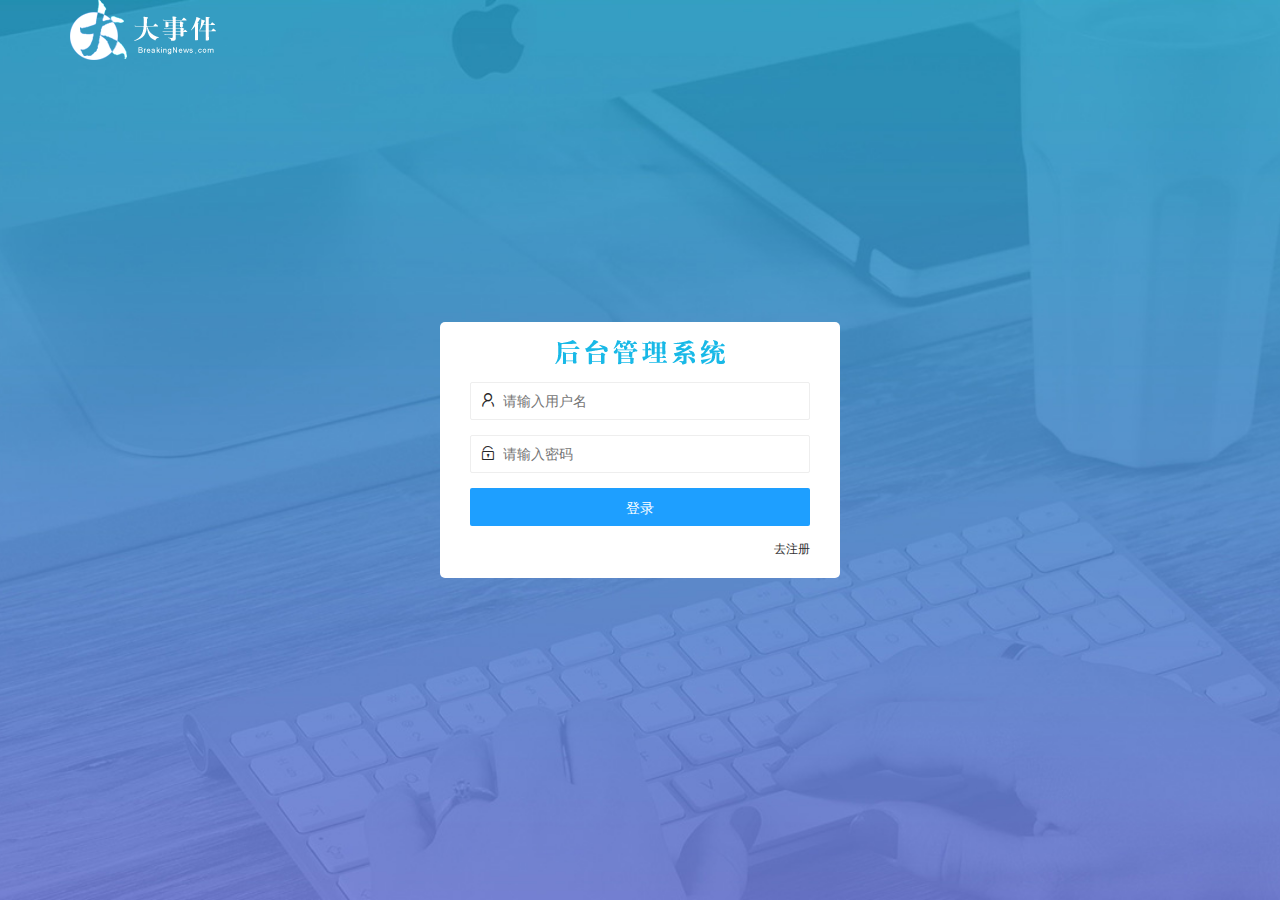
<file: login.html>
<!DOCTYPE html>
<html lang="en">

<head>
    <meta charset="UTF-8">
    <meta http-equiv="X-UA-Compatible" content="IE=edge">
    <meta name="viewport" content="width=device-width, initial-scale=1.0">
    <title>大事件登录</title>
    <!-- 导入LayUI样式 -->
    <link rel="stylesheet" href="/assets/lib/layui/css/layui.css">
    <!-- 导入自己的样式 -->
    <link rel="stylesheet" href="/assets/css/login.css">
</head>

<body>
    <!-- 头部LOgo区域 -->
    <div class="layui-main"><img src="/assets/images/logo.png" alt="logo"></div>
    <!-- 登录注册区域 -->
    <div class="login_and_reg_box">
        <div class="title-box"></div>
        <div class="login-and-reg-form">
            <!-- 登录div -->
            <div class="login-box">
                <form class="layui-form" action="">
                    <div class="layui-form-item">
                        <i class="layui-icon layui-icon-username"></i>
                        <input type="text" name="username" required lay-verify="required" placeholder="请输入用户名" autocomplete="off" class="layui-input">
                    </div>
                    <div class="layui-form-item">
                        <i class="layui-icon layui-icon-password"></i>
                        <input type="password" name="password" required lay-verify="required|pwd" placeholder="请输入密码" autocomplete="off" class="layui-input">
                    </div>
                    <div class="layui-form-item">
                        <button type="button" class="layui-btn  layui-btn-normal layui-btn-fluid" lay-submit lay-filter="form_login">登录</button>
                    </div>
                </form>
                <a href="javascript:;" id="link_reg">去注册</a>
            </div>
            <!-- 注册div -->
            <div class="reg-box">
                <form class="layui-form" action="">
                    <div class="layui-form-item">
                        <i class="layui-icon layui-icon-username"></i>
                        <input type="text" name="username" required lay-verify="required" placeholder="请输入用户名" autocomplete="off" class="layui-input">
                    </div>
                    <div class="layui-form-item">
                        <i class="layui-icon layui-icon-password"></i>
                        <input type="password" name="password" required lay-verify="required|pwd" placeholder="请输入密码" autocomplete="off" class="layui-input">
                    </div>
                    <div class="layui-form-item">
                        <i class="layui-icon layui-icon-password"></i>
                        <input type="password" name="repassword" required lay-verify="required|pwd|repwd" placeholder="再次确认密码" autocomplete="off" class="layui-input">
                    </div>
                    <div class="layui-form-item">
                        <button type="button" class="layui-btn  layui-btn-normal layui-btn-fluid" lay-submit lay-filter="form_reg">注册</button>
                    </div>
                </form>
                <a href="javascript:;" id="link_login">去登录</a>
            </div>

        </div>
    </div>
    <!-- 导入LayUI js文件 -->
    <script src="/assets/lib/layui/layui.all.js"></script>
    <!-- 导入jq -->
    <script src="/assets/lib/jquery.js"></script>
    <!-- 导入自己js文件 -->
    <script src="/assets/js/baseAPI.js"></script>
    <script src="/assets/js/login.js"></script>

</body>

</html>
</file>
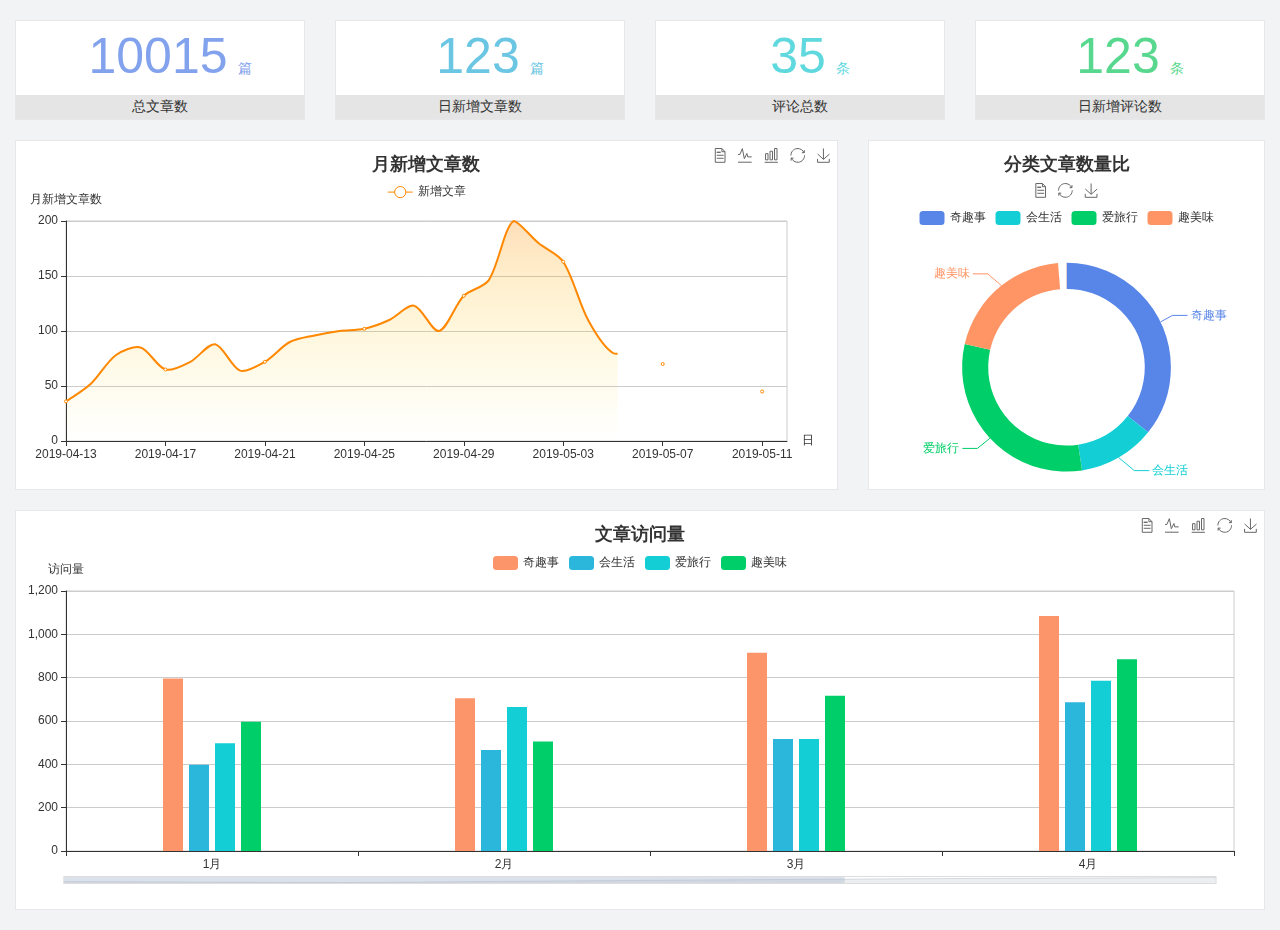
<file: home/dashboard.html>
<!DOCTYPE html>
<html lang="en">

<head>
  <meta charset="UTF-8">
  <meta name="viewport" content="width=device-width, initial-scale=1.0">
  <meta http-equiv="X-UA-Compatible" content="ie=edge">
  <title>图表统计</title>
  <link rel="stylesheet" href="../../assets/lib/bootstrap.css" />
  <link rel="stylesheet" href="../../assets/lib/main.css" />
  <script src="../../assets/lib/jquery.js"></script>
  <script type="text/javascript" src="../../assets/lib/echarts.min.js"></script>
</head>

<body>
  <div class="container-fluid">
    <div class="row spannel_list">
      <div class="col-sm-3 col-xs-6">
        <div class="spannel">
          <em>10015</em><span>篇</span>
          <b>总文章数</b>
        </div>
      </div>
      <div class="col-sm-3 col-xs-6">
        <div class="spannel scolor01">
          <em>123</em><span>篇</span>
          <b>日新增文章数</b>
        </div>
      </div>
      <div class="col-sm-3 col-xs-6">
        <div class="spannel scolor02">
          <em>35</em><span>条</span>
          <b>评论总数</b>
        </div>
      </div>
      <div class="col-sm-3 col-xs-6">
        <div class="spannel scolor03">
          <em>123</em><span>条</span>
          <b>日新增评论数</b>
        </div>
      </div>
    </div>
  </div>

  <div class="container-fluid">
    <div class="row curve-pie">
      <div class="col-lg-8 col-md-8">
        <div class="gragh_pannel" id="curve_show"></div>
      </div>
      <div class="col-lg-4 col-md-4">
        <div class="gragh_pannel" id="pie_show"></div>
      </div>
    </div>
  </div>

  <div class="container-fluid">
    <div class="column_pannel" id="column_show"></div>
  </div>

  <script>
    var oChart = echarts.init(document.getElementById('curve_show'));
    var aList_all = [
      { 'count': 36, 'date': '2019-04-13' },
      { 'count': 52, 'date': '2019-04-14' },
      { 'count': 78, 'date': '2019-04-15' },
      { 'count': 85, 'date': '2019-04-16' },
      { 'count': 65, 'date': '2019-04-17' },
      { 'count': 72, 'date': '2019-04-18' },
      { 'count': 88, 'date': '2019-04-19' },
      { 'count': 64, 'date': '2019-04-20' },
      { 'count': 72, 'date': '2019-04-21' },
      { 'count': 90, 'date': '2019-04-22' },
      { 'count': 96, 'date': '2019-04-23' },
      { 'count': 100, 'date': '2019-04-24' },
      { 'count': 102, 'date': '2019-04-25' },
      { 'count': 110, 'date': '2019-04-26' },
      { 'count': 123, 'date': '2019-04-27' },
      { 'count': 100, 'date': '2019-04-28' },
      { 'count': 132, 'date': '2019-04-29' },
      { 'count': 146, 'date': '2019-04-30' },
      { 'count': 200, 'date': '2019-05-01' },
      { 'count': 180, 'date': '2019-05-02' },
      { 'count': 163, 'date': '2019-05-03' },
      { 'count': 110, 'date': '2019-05-04' },
      { 'count': 80, 'date': '2019-05-05' },
      { 'count': 82, 'date': '2019-05-06' },
      { 'count': 70, 'date': '2019-05-07' },
      { 'count': 65, 'date': '2019-05-08' },
      { 'count': 54, 'date': '2019-05-09' },
      { 'count': 40, 'date': '2019-05-10' },
      { 'count': 45, 'date': '2019-05-11' },
      { 'count': 38, 'date': '2019-05-12' },
    ];

    let aCount = [];
    let aDate = [];

    for (var i = 0; i < aList_all.length; i++) {
      aCount.push(aList_all[i].count);
      aDate.push(aList_all[i].date);
    }

    var chartopt = {
      title: {
        text: '月新增文章数',
        left: 'center',
        top: '10'
      },
      tooltip: {
        trigger: 'axis'
      },
      legend: {
        data: ['新增文章'],
        top: '40'
      },
      toolbox: {
        show: true,
        feature: {
          mark: { show: true },
          dataView: { show: true, readOnly: false },
          magicType: { show: true, type: ['line', 'bar'] },
          restore: { show: true },
          saveAsImage: { show: true }
        }
      },
      calculable: true,
      xAxis: [
        {
          name: '日',
          type: 'category',
          boundaryGap: false,
          data: aDate
        }
      ],
      yAxis: [
        {
          name: '月新增文章数',
          type: 'value'
        }
      ],
      series: [
        {
          name: '新增文章',
          type: 'line',
          smooth: true,
          itemStyle: { normal: { areaStyle: { type: 'default' }, color: '#f80' }, lineStyle: { color: '#f80' } },
          data: aCount
        }],
      areaStyle: {
        normal: {
          color: new echarts.graphic.LinearGradient(0, 0, 0, 1, [{
            offset: 0,
            color: 'rgba(255,136,0,0.39)'
          }, {
            offset: .34,
            color: 'rgba(255,180,0,0.25)'
          }, {
            offset: 1,
            color: 'rgba(255,222,0,0.00)'
          }])

        }
      },
      grid: {
        show: true,
        x: 50,
        x2: 50,
        y: 80,
        height: 220
      }
    };

    oChart.setOption(chartopt);


    var oPie = echarts.init(document.getElementById('pie_show'));
    var oPieopt =
    {
      title: {
        top: 10,
        text: '分类文章数量比',
        x: 'center'
      },
      tooltip: {
        trigger: 'item',
        formatter: "{a} <br/>{b} : {c} ({d}%)"
      },
      color: ['#5885e8', '#13cfd5', '#00ce68', '#ff9565'],
      legend: {
        x: 'center',
        top: 65,
        data: ['奇趣事', '会生活', '爱旅行', '趣美味']
      },
      toolbox: {
        show: true,
        x: 'center',
        top: 35,
        feature: {
          mark: { show: true },
          dataView: { show: true, readOnly: false },
          magicType: {
            show: true,
            type: ['pie', 'funnel'],
            option: {
              funnel: {
                x: '25%',
                width: '50%',
                funnelAlign: 'left',
                max: 1548
              }
            }
          },
          restore: { show: true },
          saveAsImage: { show: true }
        }
      },
      calculable: true,
      series: [
        {
          name: '访问来源',
          type: 'pie',
          radius: ['45%', '60%'],
          center: ['50%', '65%'],
          data: [
            { value: 300, name: '奇趣事' },
            { value: 100, name: '会生活' },
            { value: 260, name: '爱旅行' },
            { value: 180, name: '趣美味' }
          ]
        }
      ]
    };
    oPie.setOption(oPieopt);



    var oColumn = this.echarts.init(document.getElementById('column_show'));
    var oColumnopt =
    {
      title: {
        text: '文章访问量',
        left: 'center',
        top: '10'
      },
      tooltip: {
        trigger: 'axis'
      },
      legend: {
        data: ['奇趣事', '会生活', '爱旅行', '趣美味'],
        top: '40'
      },
      toolbox: {
        show: true,
        feature: {
          mark: { show: true },
          dataView: { show: true, readOnly: false },
          magicType: { show: true, type: ['line', 'bar'] },
          restore: { show: true },
          saveAsImage: { show: true }
        }
      },
      calculable: true,
      xAxis: [
        {
          type: 'category',
          data: ['1月', '2月', '3月', '4月', '5月']
        }
      ],
      yAxis: [
        {
          name: '访问量',
          type: 'value'
        }
      ],
      series: [
        {
          name: '奇趣事',
          type: 'bar',
          barWidth: 20,
          itemStyle: {
            normal: { areaStyle: { type: 'default' }, color: '#fd956a' }
          },
          data: [800, 708, 920, 1090, 1200]
        },
        {
          name: '会生活',
          type: 'bar',
          barWidth: 20,
          itemStyle: {
            normal: { areaStyle: { type: 'default' }, color: '#2bb6db' }
          },
          data: [400, 468, 520, 690, 800]
        },
        {
          name: '爱旅行',
          type: 'bar',
          barWidth: 20,
          itemStyle: {
            normal: { areaStyle: { type: 'default' }, color: '#13cfd5' }
          },
          data: [500, 668, 520, 790, 900]
        },
        {
          name: '趣美味',
          type: 'bar',
          barWidth: 20,
          itemStyle: {
            normal: { areaStyle: { type: 'default' }, color: '#00ce68' }
          },
          data: [600, 508, 720, 890, 1000]
        }
      ],
      grid: {
        show: true,
        x: 50,
        x2: 30,
        y: 80,
        height: 260
      },
      dataZoom: [//给x轴设置滚动条
        {
          start: 0,//默认为0
          end: 100 - 1000 / 31,//默认为100
          type: 'slider',
          show: true,
          xAxisIndex: [0],
          handleSize: 0,//滑动条的 左右2个滑动条的大小
          height: 8,//组件高度
          left: 45, //左边的距离
          right: 50,//右边的距离
          bottom: 26,//右边的距离
          handleColor: '#ddd',//h滑动图标的颜色
          handleStyle: {
            borderColor: "#cacaca",
            borderWidth: "1",
            shadowBlur: 2,
            background: "#ddd",
            shadowColor: "#ddd",
          }
        }]
    };
    oColumn.setOption(oColumnopt);
  </script>
</body>

</html>
</file>
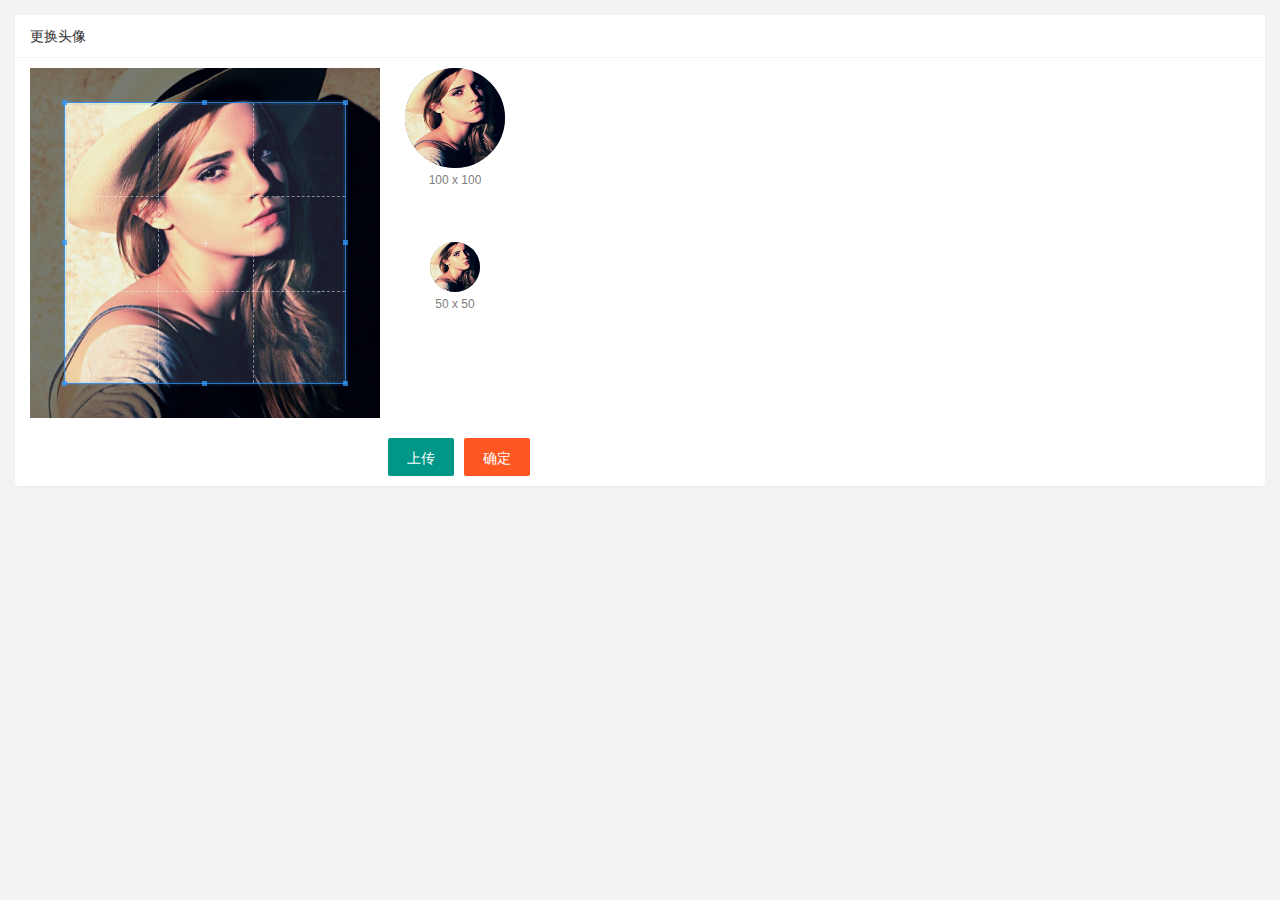
<file: user/user_avatar.html>
<!DOCTYPE html>
<html lang="en">

<head>
    <meta charset="UTF-8">
    <meta http-equiv="X-UA-Compatible" content="IE=edge">
    <meta name="viewport" content="width=device-width, initial-scale=1.0">
    <title>个人信息</title>
    <!-- 导入LayUI样式 -->
    <link rel="stylesheet" href="/assets/lib/layui/css/layui.css">
    <link rel="stylesheet" href="/assets/fonts/iconfont.css">
    <link rel="stylesheet" href="/assets/lib/cropper/cropper.css">
    <!-- 导入自己的样式 -->
    <link rel="stylesheet" href="/assets/css/user/user_avatar.css">
</head>

<body>
    <!-- 卡片区域 -->
    <div class="layui-card">
        <div class="layui-card-header">更换头像</div>
        <div class="layui-card-body">
            <!-- 第一行的图片裁剪和预览区域 -->
            <div class="row1">
                <!-- 图片裁剪区域 -->
                <div class="cropper-box">
                    <!-- 这个 img 标签很重要，将来会把它初始化为裁剪区域 -->
                    <img id="image" src="/assets/images/sample.jpg" />
                </div>
                <!-- 图片的预览区域 -->
                <div class="preview-box">
                    <div>
                        <!-- 宽高为 100px 的预览区域 -->
                        <div class="img-preview w100"></div>
                        <p class="size">100 x 100</p>
                    </div>
                    <div>
                        <!-- 宽高为 50px 的预览区域 -->
                        <div class="img-preview w50"></div>
                        <p class="size">50 x 50</p>
                    </div>
                </div>
            </div>

            <!-- 第二行的按钮区域 -->
            <div class="row2">
                <!-- 通过 accept 属性，可以指定，允许用户选择什么类型的文件 -->
                <input type="file" id="file" accept="image/png,image/jpeg,image/jpg" />
                <button type="button" class="layui-btn" id="btnChooseImage">上传</button>
                <button type="button" class="layui-btn layui-btn-danger" id="btnUpload">确定</button>
            </div>
        </div>
    </div>

    <!-- 导入LayUI js文件 -->
    <script src="/assets/lib/layui/layui.all.js"></script>
    <!-- 导入jq -->
    <script src="/assets/lib/jquery.js"></script>
    <script src="/assets/lib/cropper/Cropper.js"></script>
    <script src="/assets/lib/cropper/jquery-cropper.js"></script>
    <!-- 导入自己js文件 -->
    <script src="/assets/js/baseAPI.js"></script>
    <script src="/assets/js/user/user_avatar.js"></script>
</body>

</html>
</file>
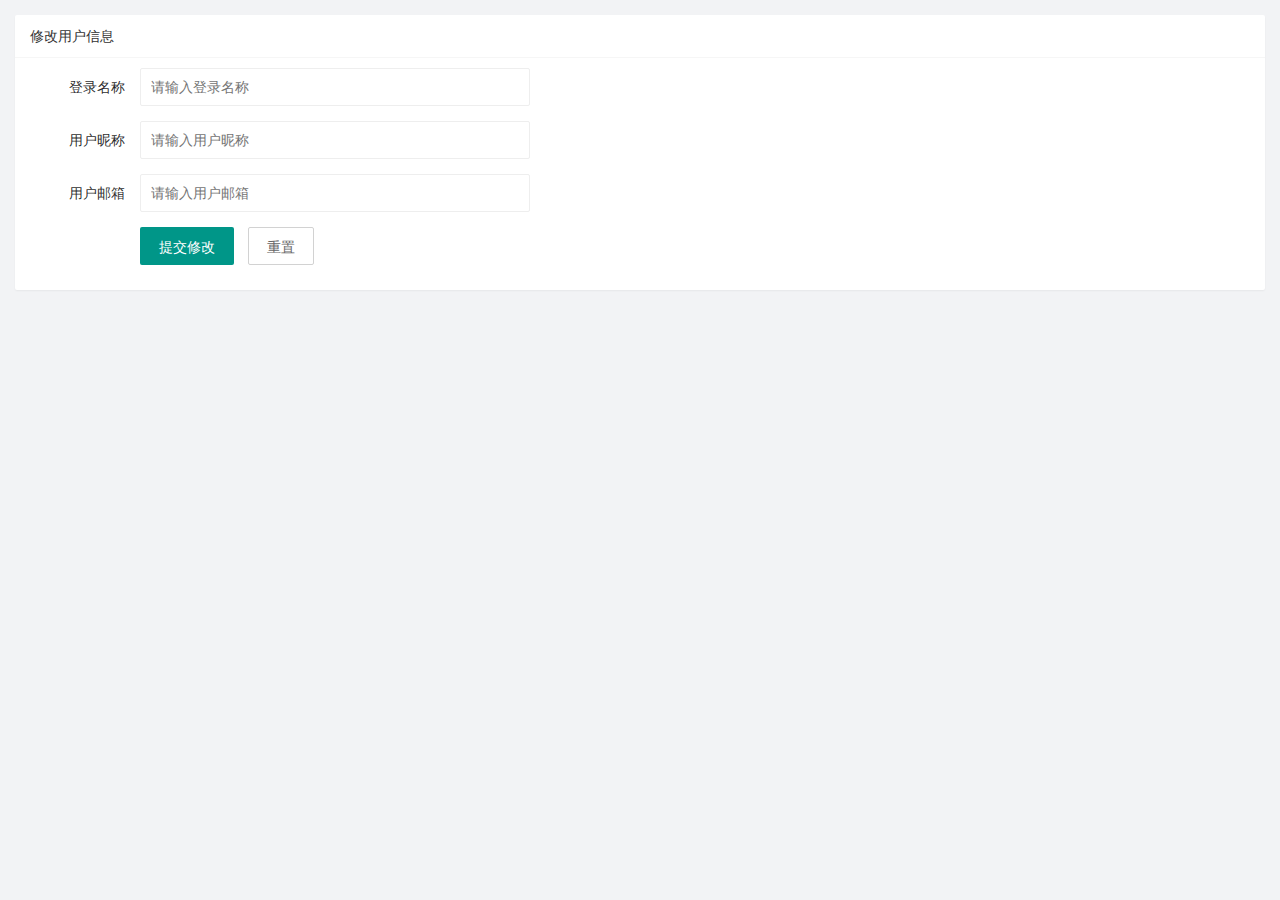
<file: user/user_info.html>
<!DOCTYPE html>
<html lang="en">

<head>
    <meta charset="UTF-8">
    <meta http-equiv="X-UA-Compatible" content="IE=edge">
    <meta name="viewport" content="width=device-width, initial-scale=1.0">
    <title>个人信息</title>
    <!-- 导入LayUI样式 -->
    <link rel="stylesheet" href="/assets/lib/layui/css/layui.css">
    <link rel="stylesheet" href="/assets/fonts/iconfont.css">
    <!-- 导入自己的样式 -->
    <link rel="stylesheet" href="/assets/css/user/user_info.css">
</head>

<body>
    <!-- 卡片区域 -->
    <div class="layui-card">
        <div class="layui-card-header">修改用户信息</div>
        <div class="layui-card-body">
            <form class="layui-form" lay-filter="formUserInfo" action="">
                <!-- 隐藏域 -->
                <input type="hidden" name="id" id="">
                <div class="layui-form-item">
                    <label class="layui-form-label">登录名称</label>
                    <div class="layui-input-block">
                        <input type="text" name="username" required lay-verify="required" placeholder="请输入登录名称" readonly autocomplete="off" class="layui-input">
                    </div>
                </div>
                <div class="layui-form-item">
                    <label class="layui-form-label">用户昵称</label>
                    <div class="layui-input-block">
                        <input type="text" name="nickname" required lay-verify="required|nickname" placeholder="请输入用户昵称" autocomplete="off" class="layui-input">
                    </div>
                </div>
                <div class="layui-form-item">
                    <label class="layui-form-label">用户邮箱</label>
                    <div class="layui-input-block">
                        <input type="text" name="email" required lay-verify="required|email" placeholder="请输入用户邮箱" autocomplete="off" class="layui-input">
                    </div>
                </div>
                <div class="layui-form-item">
                    <div class="layui-input-block">
                        <button class="layui-btn" lay-submit lay-filter="form_edit_user">提交修改</button>
                        <button type="reset" class="layui-btn layui-btn-primary" id="btnReset">重置</button>
                    </div>
                </div>
            </form>
        </div>
    </div>

    <!-- 导入LayUI js文件 -->
    <script src="/assets/lib/layui/layui.all.js"></script>
    <!-- 导入jq -->
    <script src="/assets/lib/jquery.js"></script>
    <!-- 导入自己js文件 -->
    <script src="/assets/js/baseAPI.js"></script>
    <script src="/assets/js/user/user_info.js"></script>
</body>

</html>
</file>
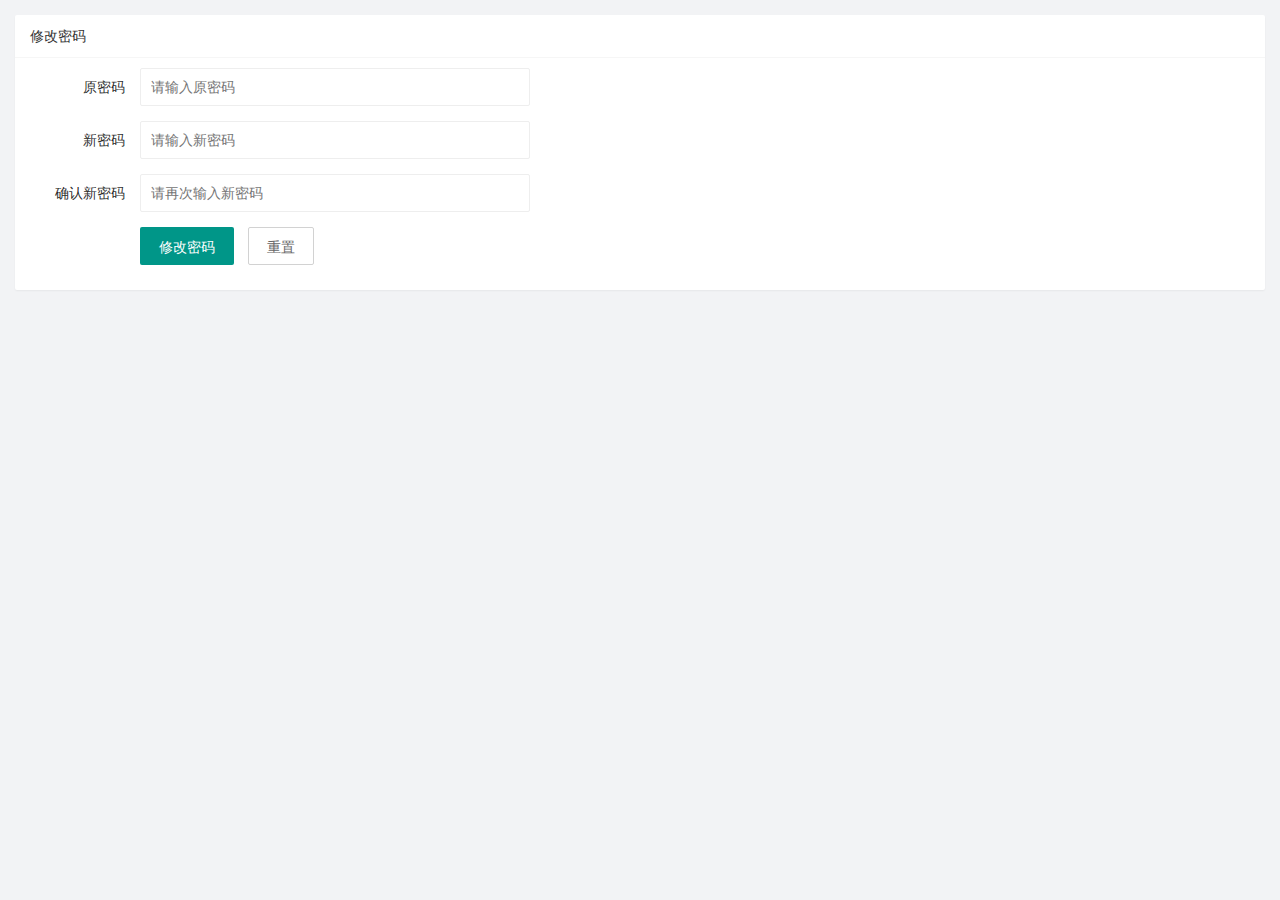
<file: user/user_pwd.html>
<!DOCTYPE html>
<html lang="en">

<head>
    <meta charset="UTF-8">
    <meta http-equiv="X-UA-Compatible" content="IE=edge">
    <meta name="viewport" content="width=device-width, initial-scale=1.0">
    <title>个人信息</title>
    <!-- 导入LayUI样式 -->
    <link rel="stylesheet" href="/assets/lib/layui/css/layui.css">
    <link rel="stylesheet" href="/assets/fonts/iconfont.css">
    <!-- 导入自己的样式 -->
    <link rel="stylesheet" href="/assets/css/user/user_pwd.css">
</head>

<body>
    <!-- 卡片区域 -->
    <div class="layui-card">
        <div class="layui-card-header">修改密码</div>
        <div class="layui-card-body">
            <form class="layui-form" lay-filter="formUserInfoPwd" action="">
                <!-- 隐藏域 -->
                <input type="hidden" name="id" id="">
                <div class="layui-form-item">
                    <label class="layui-form-label">原密码</label>
                    <div class="layui-input-block">
                        <input type="password" name="oldPwd" required lay-verify="required|pwd" placeholder="请输入原密码" autocomplete="off" class="layui-input">
                    </div>
                </div>
                <div class="layui-form-item">
                    <label class="layui-form-label">新密码</label>
                    <div class="layui-input-block">
                        <input type="password" name="newPwd" required lay-verify="required|pwd|samePwd" placeholder="请输入新密码" autocomplete="off" class="layui-input">
                    </div>
                </div>
                <div class="layui-form-item">
                    <label class="layui-form-label">确认新密码</label>
                    <div class="layui-input-block">
                        <input type="password" name="rePwd" required lay-verify="required|pwd|rePwd" placeholder="请再次输入新密码" autocomplete="off" class="layui-input">
                    </div>
                </div>
                <div class="layui-form-item">
                    <div class="layui-input-block">
                        <button class="layui-btn" lay-submit lay-filter="form_edit_user_pwd">修改密码</button>
                        <button type="reset" class="layui-btn layui-btn-primary" id="btnReset">重置</button>
                    </div>
                </div>
            </form>
        </div>
    </div>

    <!-- 导入LayUI js文件 -->
    <script src="/assets/lib/layui/layui.all.js"></script>
    <!-- 导入jq -->
    <script src="/assets/lib/jquery.js"></script>
    <!-- 导入自己js文件 -->
    <script src="/assets/js/baseAPI.js"></script>
    <script src="/assets/js/user/user_pwd.js"></script>
</body>

</html>
</file>
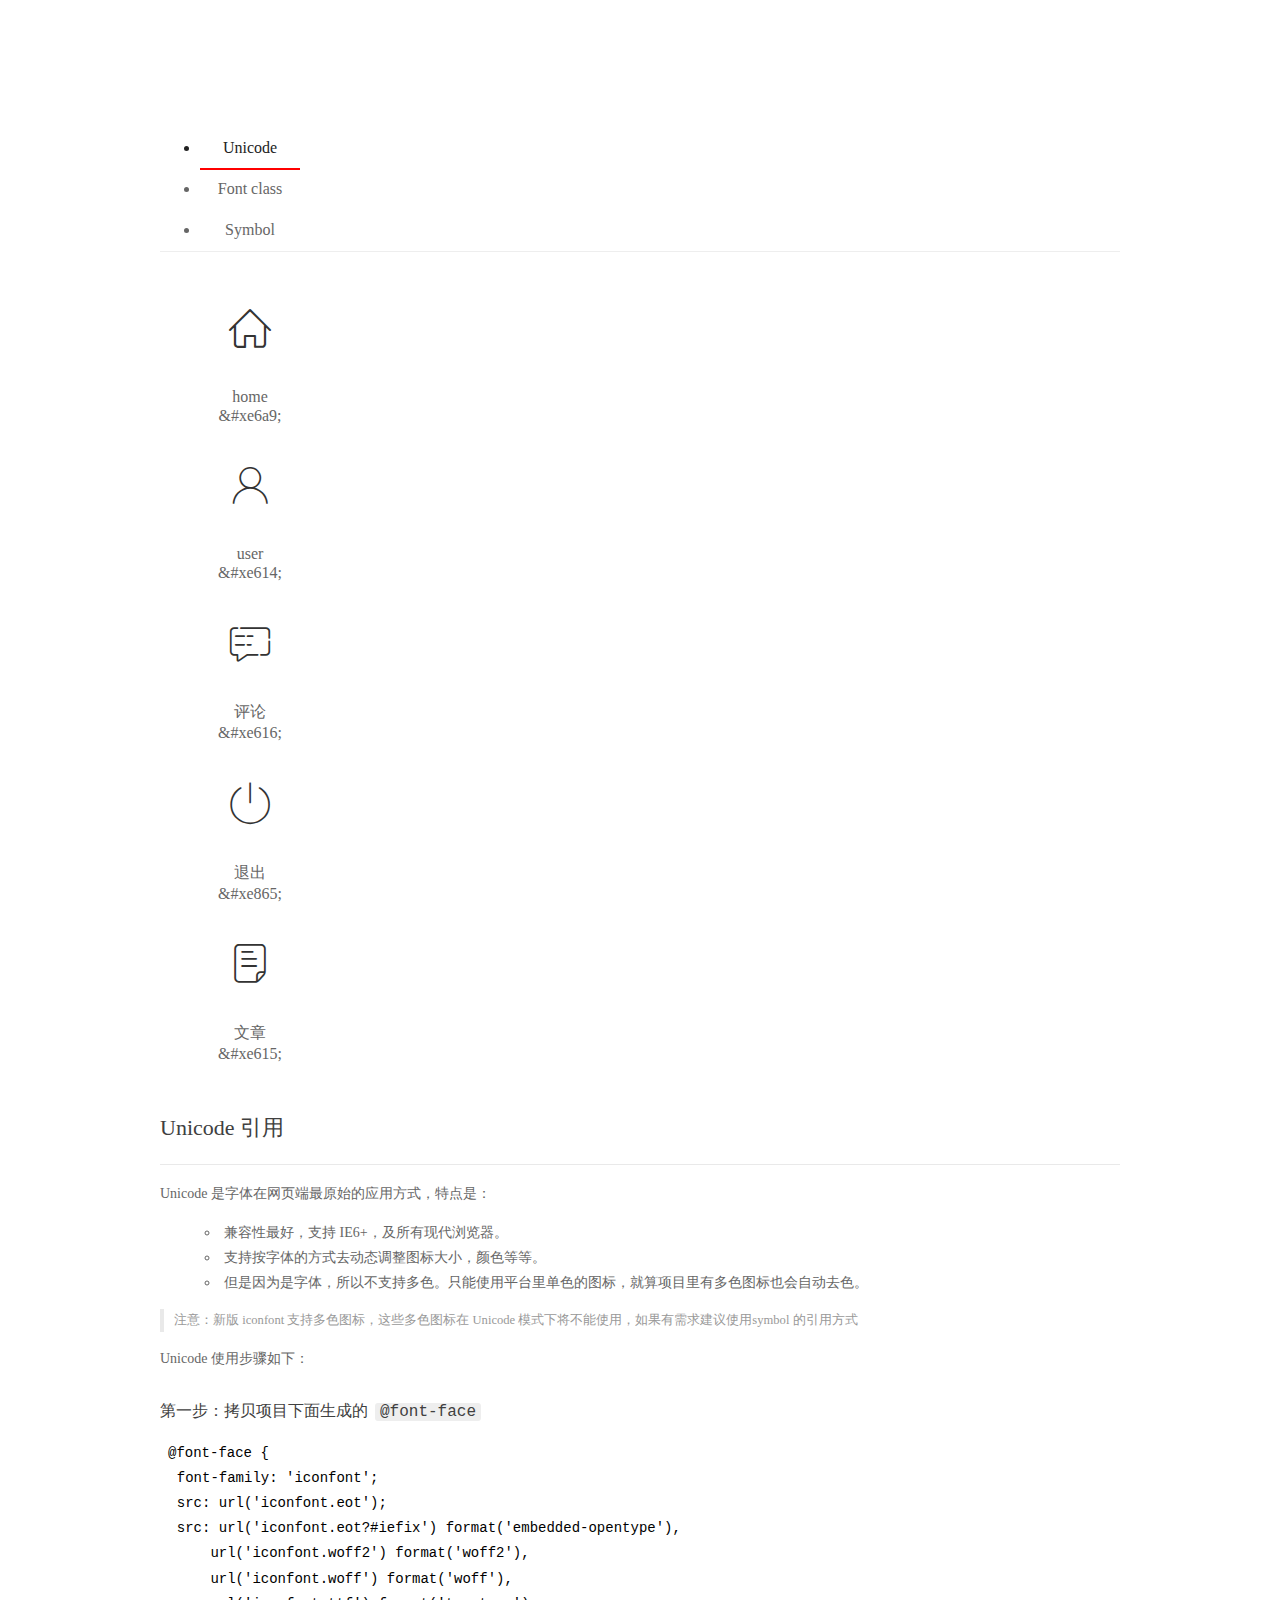
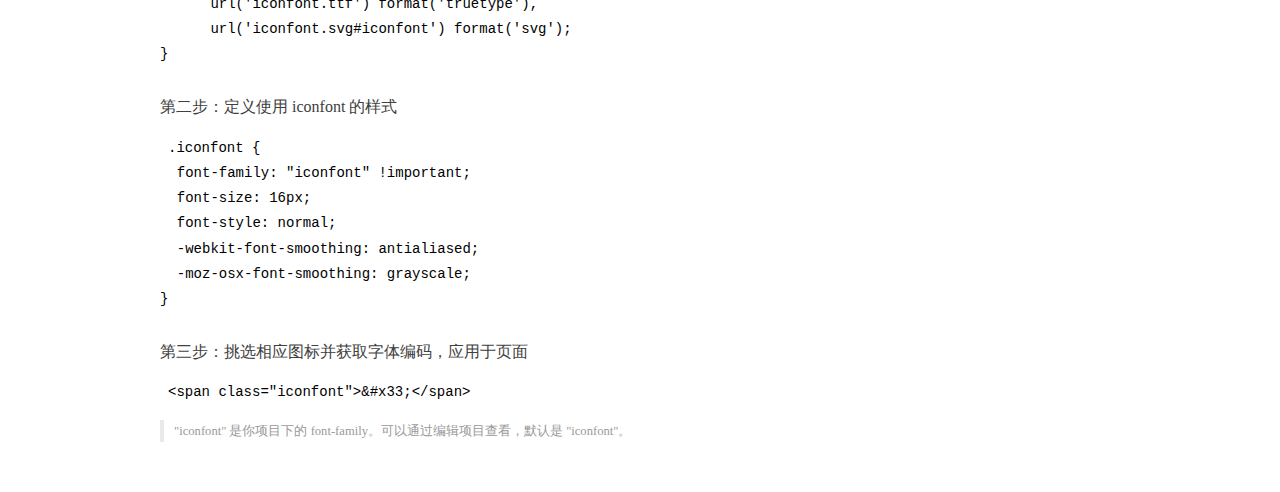
<file: assets/fonts/demo_index.html>
<!DOCTYPE html>
<html>
<head>
  <meta charset="utf-8"/>
  <title>IconFont Demo</title>
  <link rel="shortcut icon" href="https://gtms04.alicdn.com/tps/i4/TB1_oz6GVXXXXaFXpXXJDFnIXXX-64-64.ico" type="image/x-icon"/>
  <link rel="stylesheet" href="https://g.alicdn.com/thx/cube/1.3.2/cube.min.css">
  <link rel="stylesheet" href="demo.css">
  <link rel="stylesheet" href="iconfont.css">
  <script src="iconfont.js"></script>
  <!-- jQuery -->
  <script src="https://a1.alicdn.com/oss/uploads/2018/12/26/7bfddb60-08e8-11e9-9b04-53e73bb6408b.js"></script>
  <!-- 代码高亮 -->
  <script src="https://a1.alicdn.com/oss/uploads/2018/12/26/a3f714d0-08e6-11e9-8a15-ebf944d7534c.js"></script>
</head>
<body>
  <div class="main">
    <h1 class="logo"><a href="https://www.iconfont.cn/" title="iconfont 首页" target="_blank">&#xe86b;</a></h1>
    <div class="nav-tabs">
      <ul id="tabs" class="dib-box">
        <li class="dib active"><span>Unicode</span></li>
        <li class="dib"><span>Font class</span></li>
        <li class="dib"><span>Symbol</span></li>
      </ul>
      
    </div>
    <div class="tab-container">
      <div class="content unicode" style="display: block;">
          <ul class="icon_lists dib-box">
          
            <li class="dib">
              <span class="icon iconfont">&#xe6a9;</span>
                <div class="name">home</div>
                <div class="code-name">&amp;#xe6a9;</div>
              </li>
          
            <li class="dib">
              <span class="icon iconfont">&#xe614;</span>
                <div class="name">user</div>
                <div class="code-name">&amp;#xe614;</div>
              </li>
          
            <li class="dib">
              <span class="icon iconfont">&#xe616;</span>
                <div class="name">评论</div>
                <div class="code-name">&amp;#xe616;</div>
              </li>
          
            <li class="dib">
              <span class="icon iconfont">&#xe865;</span>
                <div class="name">退出</div>
                <div class="code-name">&amp;#xe865;</div>
              </li>
          
            <li class="dib">
              <span class="icon iconfont">&#xe615;</span>
                <div class="name">文章</div>
                <div class="code-name">&amp;#xe615;</div>
              </li>
          
          </ul>
          <div class="article markdown">
          <h2 id="unicode-">Unicode 引用</h2>
          <hr>

          <p>Unicode 是字体在网页端最原始的应用方式，特点是：</p>
          <ul>
            <li>兼容性最好，支持 IE6+，及所有现代浏览器。</li>
            <li>支持按字体的方式去动态调整图标大小，颜色等等。</li>
            <li>但是因为是字体，所以不支持多色。只能使用平台里单色的图标，就算项目里有多色图标也会自动去色。</li>
          </ul>
          <blockquote>
            <p>注意：新版 iconfont 支持多色图标，这些多色图标在 Unicode 模式下将不能使用，如果有需求建议使用symbol 的引用方式</p>
          </blockquote>
          <p>Unicode 使用步骤如下：</p>
          <h3 id="-font-face">第一步：拷贝项目下面生成的 <code>@font-face</code></h3>
<pre><code class="language-css"
>@font-face {
  font-family: 'iconfont';
  src: url('iconfont.eot');
  src: url('iconfont.eot?#iefix') format('embedded-opentype'),
      url('iconfont.woff2') format('woff2'),
      url('iconfont.woff') format('woff'),
      url('iconfont.ttf') format('truetype'),
      url('iconfont.svg#iconfont') format('svg');
}
</code></pre>
          <h3 id="-iconfont-">第二步：定义使用 iconfont 的样式</h3>
<pre><code class="language-css"
>.iconfont {
  font-family: "iconfont" !important;
  font-size: 16px;
  font-style: normal;
  -webkit-font-smoothing: antialiased;
  -moz-osx-font-smoothing: grayscale;
}
</code></pre>
          <h3 id="-">第三步：挑选相应图标并获取字体编码，应用于页面</h3>
<pre>
<code class="language-html"
>&lt;span class="iconfont"&gt;&amp;#x33;&lt;/span&gt;
</code></pre>
          <blockquote>
            <p>"iconfont" 是你项目下的 font-family。可以通过编辑项目查看，默认是 "iconfont"。</p>
          </blockquote>
          </div>
      </div>
      <div class="content font-class">
        <ul class="icon_lists dib-box">
          
          <li class="dib">
            <span class="icon iconfont icon-home"></span>
            <div class="name">
              home
            </div>
            <div class="code-name">.icon-home
            </div>
          </li>
          
          <li class="dib">
            <span class="icon iconfont icon-user"></span>
            <div class="name">
              user
            </div>
            <div class="code-name">.icon-user
            </div>
          </li>
          
          <li class="dib">
            <span class="icon iconfont icon-pinglun"></span>
            <div class="name">
              评论
            </div>
            <div class="code-name">.icon-pinglun
            </div>
          </li>
          
          <li class="dib">
            <span class="icon iconfont icon-tuichu"></span>
            <div class="name">
              退出
            </div>
            <div class="code-name">.icon-tuichu
            </div>
          </li>
          
          <li class="dib">
            <span class="icon iconfont icon-16"></span>
            <div class="name">
              文章
            </div>
            <div class="code-name">.icon-16
            </div>
          </li>
          
        </ul>
        <div class="article markdown">
        <h2 id="font-class-">font-class 引用</h2>
        <hr>

        <p>font-class 是 Unicode 使用方式的一种变种，主要是解决 Unicode 书写不直观，语意不明确的问题。</p>
        <p>与 Unicode 使用方式相比，具有如下特点：</p>
        <ul>
          <li>兼容性良好，支持 IE8+，及所有现代浏览器。</li>
          <li>相比于 Unicode 语意明确，书写更直观。可以很容易分辨这个 icon 是什么。</li>
          <li>因为使用 class 来定义图标，所以当要替换图标时，只需要修改 class 里面的 Unicode 引用。</li>
          <li>不过因为本质上还是使用的字体，所以多色图标还是不支持的。</li>
        </ul>
        <p>使用步骤如下：</p>
        <h3 id="-fontclass-">第一步：引入项目下面生成的 fontclass 代码：</h3>
<pre><code class="language-html">&lt;link rel="stylesheet" href="./iconfont.css"&gt;
</code></pre>
        <h3 id="-">第二步：挑选相应图标并获取类名，应用于页面：</h3>
<pre><code class="language-html">&lt;span class="iconfont icon-xxx"&gt;&lt;/span&gt;
</code></pre>
        <blockquote>
          <p>"
            iconfont" 是你项目下的 font-family。可以通过编辑项目查看，默认是 "iconfont"。</p>
        </blockquote>
      </div>
      </div>
      <div class="content symbol">
          <ul class="icon_lists dib-box">
          
            <li class="dib">
                <svg class="icon svg-icon" aria-hidden="true">
                  <use xlink:href="#icon-home"></use>
                </svg>
                <div class="name">home</div>
                <div class="code-name">#icon-home</div>
            </li>
          
            <li class="dib">
                <svg class="icon svg-icon" aria-hidden="true">
                  <use xlink:href="#icon-user"></use>
                </svg>
                <div class="name">user</div>
                <div class="code-name">#icon-user</div>
            </li>
          
            <li class="dib">
                <svg class="icon svg-icon" aria-hidden="true">
                  <use xlink:href="#icon-pinglun"></use>
                </svg>
                <div class="name">评论</div>
                <div class="code-name">#icon-pinglun</div>
            </li>
          
            <li class="dib">
                <svg class="icon svg-icon" aria-hidden="true">
                  <use xlink:href="#icon-tuichu"></use>
                </svg>
                <div class="name">退出</div>
                <div class="code-name">#icon-tuichu</div>
            </li>
          
            <li class="dib">
                <svg class="icon svg-icon" aria-hidden="true">
                  <use xlink:href="#icon-16"></use>
                </svg>
                <div class="name">文章</div>
                <div class="code-name">#icon-16</div>
            </li>
          
          </ul>
          <div class="article markdown">
          <h2 id="symbol-">Symbol 引用</h2>
          <hr>

          <p>这是一种全新的使用方式，应该说这才是未来的主流，也是平台目前推荐的用法。相关介绍可以参考这篇<a href="">文章</a>
            这种用法其实是做了一个 SVG 的集合，与另外两种相比具有如下特点：</p>
          <ul>
            <li>支持多色图标了，不再受单色限制。</li>
            <li>通过一些技巧，支持像字体那样，通过 <code>font-size</code>, <code>color</code> 来调整样式。</li>
            <li>兼容性较差，支持 IE9+，及现代浏览器。</li>
            <li>浏览器渲染 SVG 的性能一般，还不如 png。</li>
          </ul>
          <p>使用步骤如下：</p>
          <h3 id="-symbol-">第一步：引入项目下面生成的 symbol 代码：</h3>
<pre><code class="language-html">&lt;script src="./iconfont.js"&gt;&lt;/script&gt;
</code></pre>
          <h3 id="-css-">第二步：加入通用 CSS 代码（引入一次就行）：</h3>
<pre><code class="language-html">&lt;style&gt;
.icon {
  width: 1em;
  height: 1em;
  vertical-align: -0.15em;
  fill: currentColor;
  overflow: hidden;
}
&lt;/style&gt;
</code></pre>
          <h3 id="-">第三步：挑选相应图标并获取类名，应用于页面：</h3>
<pre><code class="language-html">&lt;svg class="icon" aria-hidden="true"&gt;
  &lt;use xlink:href="#icon-xxx"&gt;&lt;/use&gt;
&lt;/svg&gt;
</code></pre>
          </div>
      </div>

    </div>
  </div>
  <script>
  $(document).ready(function () {
      $('.tab-container .content:first').show()

      $('#tabs li').click(function (e) {
        var tabContent = $('.tab-container .content')
        var index = $(this).index()

        if ($(this).hasClass('active')) {
          return
        } else {
          $('#tabs li').removeClass('active')
          $(this).addClass('active')

          tabContent.hide().eq(index).fadeIn()
        }
      })
    })
  </script>
</body>
</html>
</file>
<file: assets/lib/layui/css/layui.css>
.layui-inline,img{display:inline-block;vertical-align:middle}h1,h2,h3,h4,h5,h6{font-weight:400}a,body{color:#333}.layui-edge,.layui-header,.layui-inline,.layui-main{position:relative}.layui-edge,hr{height:0;overflow:hidden}.layui-layout-body,.layui-side,.layui-side-scroll{overflow-x:hidden}.layui-edge,.layui-elip,hr{overflow:hidden}.layui-btn,.layui-edge,.layui-inline,img{vertical-align:middle}.layui-btn,.layui-disabled,.layui-icon,.layui-unselect{-moz-user-select:none;-webkit-user-select:none;-ms-user-select:none}blockquote,body,button,dd,div,dl,dt,form,h1,h2,h3,h4,h5,h6,input,li,ol,p,pre,td,textarea,th,ul{margin:0;padding:0;-webkit-tap-highlight-color:rgba(0,0,0,0)}a:active,a:hover{outline:0}img{border:none}li{list-style:none}table{border-collapse:collapse;border-spacing:0}h4,h5,h6{font-size:100%}button,input,optgroup,option,select,textarea{font-family:inherit;font-size:inherit;font-style:inherit;font-weight:inherit;outline:0}pre{white-space:pre-wrap;white-space:-moz-pre-wrap;white-space:-pre-wrap;white-space:-o-pre-wrap;word-wrap:break-word}body{line-height:1.6;color:rgba(0,0,0,.85);font:14px Helvetica Neue,Helvetica,PingFang SC,Tahoma,Arial,sans-serif}hr{line-height:0;margin:10px 0;padding:0;border:none!important;border-bottom:1px solid #eee!important;clear:both;background:0 0}a{text-decoration:none}a:hover{color:#777}a cite{font-style:normal;*cursor:pointer}.layui-border-box,.layui-border-box *{box-sizing:border-box}.layui-box,.layui-box *{box-sizing:content-box}.layui-clear{clear:both;*zoom:1}.layui-clear:after{content:'\20';clear:both;*zoom:1;display:block;height:0}.layui-inline{*display:inline;*zoom:1}.layui-btn,.layui-btn-group,.layui-edge{display:inline-block}.layui-edge{width:0;border-width:6px;border-style:dashed;border-color:transparent}.layui-edge-top{top:-4px;border-bottom-color:#999;border-bottom-style:solid}.layui-edge-right{border-left-color:#999;border-left-style:solid}.layui-edge-bottom{top:2px;border-top-color:#999;border-top-style:solid}.layui-edge-left{border-right-color:#999;border-right-style:solid}.layui-elip{text-overflow:ellipsis;white-space:nowrap}.layui-disabled,.layui-disabled:hover{color:#d2d2d2!important;cursor:not-allowed!important}.layui-circle{border-radius:100%}.layui-show{display:block!important}.layui-hide{display:none!important}.layui-show-v{visibility:visible!important}.layui-hide-v{visibility:hidden!important}@font-face{font-family:layui-icon;src:url(../font/iconfont.eot?v=256);src:url(../font/iconfont.eot?v=256#iefix) format('embedded-opentype'),url(../font/iconfont.woff2?v=256) format('woff2'),url(../font/iconfont.woff?v=256) format('woff'),url(../font/iconfont.ttf?v=256) format('truetype'),url(../font/iconfont.svg?v=256#layui-icon) format('svg')}.layui-icon{font-family:layui-icon!important;font-size:16px;font-style:normal;-webkit-font-smoothing:antialiased;-moz-osx-font-smoothing:grayscale}.layui-icon-reply-fill:before{content:"\e611"}.layui-icon-set-fill:before{content:"\e614"}.layui-icon-menu-fill:before{content:"\e60f"}.layui-icon-search:before{content:"\e615"}.layui-icon-share:before{content:"\e641"}.layui-icon-set-sm:before{content:"\e620"}.layui-icon-engine:before{content:"\e628"}.layui-icon-close:before{content:"\1006"}.layui-icon-close-fill:before{content:"\1007"}.layui-icon-chart-screen:before{content:"\e629"}.layui-icon-star:before{content:"\e600"}.layui-icon-circle-dot:before{content:"\e617"}.layui-icon-chat:before{content:"\e606"}.layui-icon-release:before{content:"\e609"}.layui-icon-list:before{content:"\e60a"}.layui-icon-chart:before{content:"\e62c"}.layui-icon-ok-circle:before{content:"\1005"}.layui-icon-layim-theme:before{content:"\e61b"}.layui-icon-table:before{content:"\e62d"}.layui-icon-right:before{content:"\e602"}.layui-icon-left:before{content:"\e603"}.layui-icon-cart-simple:before{content:"\e698"}.layui-icon-face-cry:before{content:"\e69c"}.layui-icon-face-smile:before{content:"\e6af"}.layui-icon-survey:before{content:"\e6b2"}.layui-icon-tree:before{content:"\e62e"}.layui-icon-ie:before{content:"\e7bb"}.layui-icon-upload-circle:before{content:"\e62f"}.layui-icon-add-circle:before{content:"\e61f"}.layui-icon-download-circle:before{content:"\e601"}.layui-icon-templeate-1:before{content:"\e630"}.layui-icon-util:before{content:"\e631"}.layui-icon-face-surprised:before{content:"\e664"}.layui-icon-edit:before{content:"\e642"}.layui-icon-speaker:before{content:"\e645"}.layui-icon-down:before{content:"\e61a"}.layui-icon-file:before{content:"\e621"}.layui-icon-layouts:before{content:"\e632"}.layui-icon-rate-half:before{content:"\e6c9"}.layui-icon-add-circle-fine:before{content:"\e608"}.layui-icon-prev-circle:before{content:"\e633"}.layui-icon-read:before{content:"\e705"}.layui-icon-404:before{content:"\e61c"}.layui-icon-carousel:before{content:"\e634"}.layui-icon-help:before{content:"\e607"}.layui-icon-code-circle:before{content:"\e635"}.layui-icon-windows:before{content:"\e67f"}.layui-icon-water:before{content:"\e636"}.layui-icon-username:before{content:"\e66f"}.layui-icon-find-fill:before{content:"\e670"}.layui-icon-about:before{content:"\e60b"}.layui-icon-location:before{content:"\e715"}.layui-icon-up:before{content:"\e619"}.layui-icon-pause:before{content:"\e651"}.layui-icon-date:before{content:"\e637"}.layui-icon-layim-uploadfile:before{content:"\e61d"}.layui-icon-delete:before{content:"\e640"}.layui-icon-play:before{content:"\e652"}.layui-icon-top:before{content:"\e604"}.layui-icon-firefox:before{content:"\e686"}.layui-icon-friends:before{content:"\e612"}.layui-icon-refresh-3:before{content:"\e9aa"}.layui-icon-ok:before{content:"\e605"}.layui-icon-layer:before{content:"\e638"}.layui-icon-face-smile-fine:before{content:"\e60c"}.layui-icon-dollar:before{content:"\e659"}.layui-icon-group:before{content:"\e613"}.layui-icon-layim-download:before{content:"\e61e"}.layui-icon-picture-fine:before{content:"\e60d"}.layui-icon-link:before{content:"\e64c"}.layui-icon-diamond:before{content:"\e735"}.layui-icon-log:before{content:"\e60e"}.layui-icon-key:before{content:"\e683"}.layui-icon-rate-solid:before{content:"\e67a"}.layui-icon-fonts-del:before{content:"\e64f"}.layui-icon-unlink:before{content:"\e64d"}.layui-icon-fonts-clear:before{content:"\e639"}.layui-icon-triangle-r:before{content:"\e623"}.layui-icon-circle:before{content:"\e63f"}.layui-icon-radio:before{content:"\e643"}.layui-icon-align-center:before{content:"\e647"}.layui-icon-align-right:before{content:"\e648"}.layui-icon-align-left:before{content:"\e649"}.layui-icon-loading-1:before{content:"\e63e"}.layui-icon-return:before{content:"\e65c"}.layui-icon-fonts-strong:before{content:"\e62b"}.layui-icon-upload:before{content:"\e67c"}.layui-icon-dialogue:before{content:"\e63a"}.layui-icon-video:before{content:"\e6ed"}.layui-icon-headset:before{content:"\e6fc"}.layui-icon-cellphone-fine:before{content:"\e63b"}.layui-icon-add-1:before{content:"\e654"}.layui-icon-face-smile-b:before{content:"\e650"}.layui-icon-fonts-html:before{content:"\e64b"}.layui-icon-screen-full:before{content:"\e622"}.layui-icon-form:before{content:"\e63c"}.layui-icon-cart:before{content:"\e657"}.layui-icon-camera-fill:before{content:"\e65d"}.layui-icon-tabs:before{content:"\e62a"}.layui-icon-heart-fill:before{content:"\e68f"}.layui-icon-fonts-code:before{content:"\e64e"}.layui-icon-ios:before{content:"\e680"}.layui-icon-at:before{content:"\e687"}.layui-icon-fire:before{content:"\e756"}.layui-icon-set:before{content:"\e716"}.layui-icon-fonts-u:before{content:"\e646"}.layui-icon-triangle-d:before{content:"\e625"}.layui-icon-tips:before{content:"\e702"}.layui-icon-picture:before{content:"\e64a"}.layui-icon-more-vertical:before{content:"\e671"}.layui-icon-bluetooth:before{content:"\e689"}.layui-icon-flag:before{content:"\e66c"}.layui-icon-loading:before{content:"\e63d"}.layui-icon-fonts-i:before{content:"\e644"}.layui-icon-refresh-1:before{content:"\e666"}.layui-icon-rmb:before{content:"\e65e"}.layui-icon-addition:before{content:"\e624"}.layui-icon-home:before{content:"\e68e"}.layui-icon-time:before{content:"\e68d"}.layui-icon-user:before{content:"\e770"}.layui-icon-notice:before{content:"\e667"}.layui-icon-chrome:before{content:"\e68a"}.layui-icon-edge:before{content:"\e68b"}.layui-icon-login-weibo:before{content:"\e675"}.layui-icon-voice:before{content:"\e688"}.layui-icon-upload-drag:before{content:"\e681"}.layui-icon-login-qq:before{content:"\e676"}.layui-icon-snowflake:before{content:"\e6b1"}.layui-icon-heart:before{content:"\e68c"}.layui-icon-logout:before{content:"\e682"}.layui-icon-file-b:before{content:"\e655"}.layui-icon-template:before{content:"\e663"}.layui-icon-transfer:before{content:"\e691"}.layui-icon-auz:before{content:"\e672"}.layui-icon-console:before{content:"\e665"}.layui-icon-app:before{content:"\e653"}.layui-icon-prev:before{content:"\e65a"}.layui-icon-website:before{content:"\e7ae"}.layui-icon-next:before{content:"\e65b"}.layui-icon-component:before{content:"\e857"}.layui-icon-android:before{content:"\e684"}.layui-icon-more:before{content:"\e65f"}.layui-icon-login-wechat:before{content:"\e677"}.layui-icon-shrink-right:before{content:"\e668"}.layui-icon-spread-left:before{content:"\e66b"}.layui-icon-camera:before{content:"\e660"}.layui-icon-note:before{content:"\e66e"}.layui-icon-refresh:before{content:"\e669"}.layui-icon-female:before{content:"\e661"}.layui-icon-male:before{content:"\e662"}.layui-icon-screen-restore:before{content:"\e758"}.layui-icon-password:before{content:"\e673"}.layui-icon-senior:before{content:"\e674"}.layui-icon-theme:before{content:"\e66a"}.layui-icon-tread:before{content:"\e6c5"}.layui-icon-praise:before{content:"\e6c6"}.layui-icon-star-fill:before{content:"\e658"}.layui-icon-rate:before{content:"\e67b"}.layui-icon-template-1:before{content:"\e656"}.layui-icon-vercode:before{content:"\e679"}.layui-icon-service:before{content:"\e626"}.layui-icon-cellphone:before{content:"\e678"}.layui-icon-print:before{content:"\e66d"}.layui-icon-cols:before{content:"\e610"}.layui-icon-wifi:before{content:"\e7e0"}.layui-icon-export:before{content:"\e67d"}.layui-icon-rss:before{content:"\e808"}.layui-icon-slider:before{content:"\e714"}.layui-icon-email:before{content:"\e618"}.layui-icon-subtraction:before{content:"\e67e"}.layui-icon-mike:before{content:"\e6dc"}.layui-icon-light:before{content:"\e748"}.layui-icon-gift:before{content:"\e627"}.layui-icon-mute:before{content:"\e685"}.layui-icon-reduce-circle:before{content:"\e616"}.layui-icon-music:before{content:"\e690"}.layui-main{width:1140px;margin:0 auto}.layui-header{z-index:1000;height:60px}.layui-header a:hover{transition:all .5s;-webkit-transition:all .5s}.layui-side{position:fixed;left:0;top:0;bottom:0;z-index:999;width:200px}.layui-side-scroll{position:relative;width:220px;height:100%}.layui-body{position:relative;left:200px;right:0;top:0;bottom:0;z-index:900;width:auto;box-sizing:border-box}.layui-layout-admin .layui-header{position:fixed;top:0;left:0;right:0;background-color:#23262E}.layui-layout-admin .layui-side{top:60px;width:200px;overflow-x:hidden}.layui-layout-admin .layui-body{position:absolute;top:60px;padding-bottom:44px}.layui-layout-admin .layui-main{width:auto;margin:0 15px}.layui-layout-admin .layui-footer{position:fixed;left:200px;right:0;bottom:0;z-index:990;height:44px;line-height:44px;padding:0 15px;box-shadow:-1px 0 4px rgb(0 0 0 / 12%);background-color:#FAFAFA}.layui-layout-admin .layui-logo{position:absolute;left:0;top:0;width:200px;height:100%;line-height:60px;text-align:center;color:#009688;font-size:16px;box-shadow:0 1px 2px 0 rgb(0 0 0 / 15%)}.layui-layout-admin .layui-header .layui-nav{background:0 0}.layui-layout-left{position:absolute!important;left:200px;top:0}.layui-layout-right{position:absolute!important;right:0;top:0}.layui-container{position:relative;margin:0 auto;padding:0 15px;box-sizing:border-box}.layui-fluid{position:relative;margin:0 auto;padding:0 15px}.layui-row:after,.layui-row:before{content:"";display:block;clear:both}.layui-col-lg1,.layui-col-lg10,.layui-col-lg11,.layui-col-lg12,.layui-col-lg2,.layui-col-lg3,.layui-col-lg4,.layui-col-lg5,.layui-col-lg6,.layui-col-lg7,.layui-col-lg8,.layui-col-lg9,.layui-col-md1,.layui-col-md10,.layui-col-md11,.layui-col-md12,.layui-col-md2,.layui-col-md3,.layui-col-md4,.layui-col-md5,.layui-col-md6,.layui-col-md7,.layui-col-md8,.layui-col-md9,.layui-col-sm1,.layui-col-sm10,.layui-col-sm11,.layui-col-sm12,.layui-col-sm2,.layui-col-sm3,.layui-col-sm4,.layui-col-sm5,.layui-col-sm6,.layui-col-sm7,.layui-col-sm8,.layui-col-sm9,.layui-col-xs1,.layui-col-xs10,.layui-col-xs11,.layui-col-xs12,.layui-col-xs2,.layui-col-xs3,.layui-col-xs4,.layui-col-xs5,.layui-col-xs6,.layui-col-xs7,.layui-col-xs8,.layui-col-xs9{position:relative;display:block;box-sizing:border-box}.layui-col-xs1,.layui-col-xs10,.layui-col-xs11,.layui-col-xs12,.layui-col-xs2,.layui-col-xs3,.layui-col-xs4,.layui-col-xs5,.layui-col-xs6,.layui-col-xs7,.layui-col-xs8,.layui-col-xs9{float:left}.layui-col-xs1{width:8.33333333%}.layui-col-xs2{width:16.66666667%}.layui-col-xs3{width:25%}.layui-col-xs4{width:33.33333333%}.layui-col-xs5{width:41.66666667%}.layui-col-xs6{width:50%}.layui-col-xs7{width:58.33333333%}.layui-col-xs8{width:66.66666667%}.layui-col-xs9{width:75%}.layui-col-xs10{width:83.33333333%}.layui-col-xs11{width:91.66666667%}.layui-col-xs12{width:100%}.layui-col-xs-offset1{margin-left:8.33333333%}.layui-col-xs-offset2{margin-left:16.66666667%}.layui-col-xs-offset3{margin-left:25%}.layui-col-xs-offset4{margin-left:33.33333333%}.layui-col-xs-offset5{margin-left:41.66666667%}.layui-col-xs-offset6{margin-left:50%}.layui-col-xs-offset7{margin-left:58.33333333%}.layui-col-xs-offset8{margin-left:66.66666667%}.layui-col-xs-offset9{margin-left:75%}.layui-col-xs-offset10{margin-left:83.33333333%}.layui-col-xs-offset11{margin-left:91.66666667%}.layui-col-xs-offset12{margin-left:100%}@media screen and (max-width:768px){.layui-hide-xs{display:none!important}.layui-show-xs-block{display:block!important}.layui-show-xs-inline{display:inline!important}.layui-show-xs-inline-block{display:inline-block!important}}@media screen and (min-width:768px){.layui-container{width:750px}.layui-hide-sm{display:none!important}.layui-show-sm-block{display:block!important}.layui-show-sm-inline{display:inline!important}.layui-show-sm-inline-block{display:inline-block!important}.layui-col-sm1,.layui-col-sm10,.layui-col-sm11,.layui-col-sm12,.layui-col-sm2,.layui-col-sm3,.layui-col-sm4,.layui-col-sm5,.layui-col-sm6,.layui-col-sm7,.layui-col-sm8,.layui-col-sm9{float:left}.layui-col-sm1{width:8.33333333%}.layui-col-sm2{width:16.66666667%}.layui-col-sm3{width:25%}.layui-col-sm4{width:33.33333333%}.layui-col-sm5{width:41.66666667%}.layui-col-sm6{width:50%}.layui-col-sm7{width:58.33333333%}.layui-col-sm8{width:66.66666667%}.layui-col-sm9{width:75%}.layui-col-sm10{width:83.33333333%}.layui-col-sm11{width:91.66666667%}.layui-col-sm12{width:100%}.layui-col-sm-offset1{margin-left:8.33333333%}.layui-col-sm-offset2{margin-left:16.66666667%}.layui-col-sm-offset3{margin-left:25%}.layui-col-sm-offset4{margin-left:33.33333333%}.layui-col-sm-offset5{margin-left:41.66666667%}.layui-col-sm-offset6{margin-left:50%}.layui-col-sm-offset7{margin-left:58.33333333%}.layui-col-sm-offset8{margin-left:66.66666667%}.layui-col-sm-offset9{margin-left:75%}.layui-col-sm-offset10{margin-left:83.33333333%}.layui-col-sm-offset11{margin-left:91.66666667%}.layui-col-sm-offset12{margin-left:100%}}@media screen and (min-width:992px){.layui-container{width:970px}.layui-hide-md{display:none!important}.layui-show-md-block{display:block!important}.layui-show-md-inline{display:inline!important}.layui-show-md-inline-block{display:inline-block!important}.layui-col-md1,.layui-col-md10,.layui-col-md11,.layui-col-md12,.layui-col-md2,.layui-col-md3,.layui-col-md4,.layui-col-md5,.layui-col-md6,.layui-col-md7,.layui-col-md8,.layui-col-md9{float:left}.layui-col-md1{width:8.33333333%}.layui-col-md2{width:16.66666667%}.layui-col-md3{width:25%}.layui-col-md4{width:33.33333333%}.layui-col-md5{width:41.66666667%}.layui-col-md6{width:50%}.layui-col-md7{width:58.33333333%}.layui-col-md8{width:66.66666667%}.layui-col-md9{width:75%}.layui-col-md10{width:83.33333333%}.layui-col-md11{width:91.66666667%}.layui-col-md12{width:100%}.layui-col-md-offset1{margin-left:8.33333333%}.layui-col-md-offset2{margin-left:16.66666667%}.layui-col-md-offset3{margin-left:25%}.layui-col-md-offset4{margin-left:33.33333333%}.layui-col-md-offset5{margin-left:41.66666667%}.layui-col-md-offset6{margin-left:50%}.layui-col-md-offset7{margin-left:58.33333333%}.layui-col-md-offset8{margin-left:66.66666667%}.layui-col-md-offset9{margin-left:75%}.layui-col-md-offset10{margin-left:83.33333333%}.layui-col-md-offset11{margin-left:91.66666667%}.layui-col-md-offset12{margin-left:100%}}@media screen and (min-width:1200px){.layui-container{width:1170px}.layui-hide-lg{display:none!important}.layui-show-lg-block{display:block!important}.layui-show-lg-inline{display:inline!important}.layui-show-lg-inline-block{display:inline-block!important}.layui-col-lg1,.layui-col-lg10,.layui-col-lg11,.layui-col-lg12,.layui-col-lg2,.layui-col-lg3,.layui-col-lg4,.layui-col-lg5,.layui-col-lg6,.layui-col-lg7,.layui-col-lg8,.layui-col-lg9{float:left}.layui-col-lg1{width:8.33333333%}.layui-col-lg2{width:16.66666667%}.layui-col-lg3{width:25%}.layui-col-lg4{width:33.33333333%}.layui-col-lg5{width:41.66666667%}.layui-col-lg6{width:50%}.layui-col-lg7{width:58.33333333%}.layui-col-lg8{width:66.66666667%}.layui-col-lg9{width:75%}.layui-col-lg10{width:83.33333333%}.layui-col-lg11{width:91.66666667%}.layui-col-lg12{width:100%}.layui-col-lg-offset1{margin-left:8.33333333%}.layui-col-lg-offset2{margin-left:16.66666667%}.layui-col-lg-offset3{margin-left:25%}.layui-col-lg-offset4{margin-left:33.33333333%}.layui-col-lg-offset5{margin-left:41.66666667%}.layui-col-lg-offset6{margin-left:50%}.layui-col-lg-offset7{margin-left:58.33333333%}.layui-col-lg-offset8{margin-left:66.66666667%}.layui-col-lg-offset9{margin-left:75%}.layui-col-lg-offset10{margin-left:83.33333333%}.layui-col-lg-offset11{margin-left:91.66666667%}.layui-col-lg-offset12{margin-left:100%}}.layui-col-space1{margin:-.5px}.layui-col-space1>*{padding:.5px}.layui-col-space2{margin:-1px}.layui-col-space2>*{padding:1px}.layui-col-space4{margin:-2px}.layui-col-space4>*{padding:2px}.layui-col-space5{margin:-2.5px}.layui-col-space5>*{padding:2.5px}.layui-col-space6{margin:-3px}.layui-col-space6>*{padding:3px}.layui-col-space8{margin:-4px}.layui-col-space8>*{padding:4px}.layui-col-space10{margin:-5px}.layui-col-space10>*{padding:5px}.layui-col-space12{margin:-6px}.layui-col-space12>*{padding:6px}.layui-col-space14{margin:-7px}.layui-col-space14>*{padding:7px}.layui-col-space15{margin:-7.5px}.layui-col-space15>*{padding:7.5px}.layui-col-space16{margin:-8px}.layui-col-space16>*{padding:8px}.layui-col-space18{margin:-9px}.layui-col-space18>*{padding:9px}.layui-col-space20{margin:-10px}.layui-col-space20>*{padding:10px}.layui-col-space22{margin:-11px}.layui-col-space22>*{padding:11px}.layui-col-space24{margin:-12px}.layui-col-space24>*{padding:12px}.layui-col-space25{margin:-12.5px}.layui-col-space25>*{padding:12.5px}.layui-col-space26{margin:-13px}.layui-col-space26>*{padding:13px}.layui-col-space28{margin:-14px}.layui-col-space28>*{padding:14px}.layui-col-space30{margin:-15px}.layui-col-space30>*{padding:15px}.layui-btn,.layui-input,.layui-select,.layui-textarea,.layui-upload-button{outline:0;-webkit-appearance:none;transition:all .3s;-webkit-transition:all .3s;box-sizing:border-box}.layui-elem-quote{margin-bottom:10px;padding:15px;line-height:1.6;border-left:5px solid #5FB878;border-radius:0 2px 2px 0;background-color:#FAFAFA}.layui-quote-nm{border-style:solid;border-width:1px 1px 1px 5px;background:0 0}.layui-elem-field{margin-bottom:10px;padding:0;border-width:1px;border-style:solid}.layui-elem-field legend{margin-left:20px;padding:0 10px;font-size:20px;font-weight:300}.layui-field-title{margin:10px 0 20px;border-width:1px 0 0}.layui-field-box{padding:15px}.layui-field-title .layui-field-box{padding:10px 0}.layui-progress{position:relative;height:6px;border-radius:20px;background-color:#eee}.layui-progress-bar{position:absolute;left:0;top:0;width:0;max-width:100%;height:6px;border-radius:20px;text-align:right;background-color:#5FB878;transition:all .3s;-webkit-transition:all .3s}.layui-progress-big,.layui-progress-big .layui-progress-bar{height:18px;line-height:18px}.layui-progress-text{position:relative;top:-20px;line-height:18px;font-size:12px;color:#666}.layui-progress-big .layui-progress-text{position:static;padding:0 10px;color:#fff}.layui-collapse{border-width:1px;border-style:solid;border-radius:2px}.layui-colla-content,.layui-colla-item{border-top-width:1px;border-top-style:solid}.layui-colla-item:first-child{border-top:none}.layui-colla-title{position:relative;height:42px;line-height:42px;padding:0 15px 0 35px;color:#333;background-color:#FAFAFA;cursor:pointer;font-size:14px;overflow:hidden}.layui-colla-content{display:none;padding:10px 15px;line-height:1.6;color:#666}.layui-colla-icon{position:absolute;left:15px;top:0;font-size:14px}.layui-card-body,.layui-card-header,.layui-form-label,.layui-form-mid,.layui-form-select,.layui-input-block,.layui-input-inline,.layui-panel,.layui-textarea{position:relative}.layui-card{margin-bottom:15px;border-radius:2px;background-color:#fff;box-shadow:0 1px 2px 0 rgba(0,0,0,.05)}.layui-form-select dl,.layui-panel{box-shadow:1px 1px 4px rgb(0 0 0 / 8%)}.layui-card:last-child{margin-bottom:0}.layui-card-header{height:42px;line-height:42px;padding:0 15px;border-bottom:1px solid #f6f6f6;color:#333;border-radius:2px 2px 0 0;font-size:14px}.layui-card-body{padding:10px 15px;line-height:24px}.layui-card-body[pad15]{padding:15px}.layui-card-body[pad20]{padding:20px}.layui-card-body .layui-table{margin:5px 0}.layui-card .layui-tab{margin:0}.layui-panel{border-width:1px;border-style:solid;border-radius:2px;background-color:#fff;color:#666}.layui-bg-black,.layui-bg-blue,.layui-bg-cyan,.layui-bg-green,.layui-bg-orange,.layui-bg-red{color:#fff!important}.layui-panel-window{position:relative;padding:15px;border-radius:0;border-top:5px solid #eee;background-color:#fff}.layui-border,.layui-border-black,.layui-border-blue,.layui-border-cyan,.layui-border-green,.layui-border-orange,.layui-border-red{border-width:1px;border-style:solid}.layui-auxiliar-moving{position:fixed;left:0;right:0;top:0;bottom:0;width:100%;height:100%;background:0 0;z-index:9999999999}.layui-bg-red{background-color:#FF5722!important}.layui-bg-orange{background-color:#FFB800!important}.layui-bg-green{background-color:#009688!important}.layui-bg-cyan{background-color:#2F4056!important}.layui-bg-blue{background-color:#1E9FFF!important}.layui-bg-black{background-color:#393D49!important}.layui-bg-gray{background-color:#FAFAFA!important;color:#666!important}.layui-badge-rim,.layui-border,.layui-colla-content,.layui-colla-item,.layui-collapse,.layui-elem-field,.layui-form-pane .layui-form-item[pane],.layui-form-pane .layui-form-label,.layui-input,.layui-layedit,.layui-layedit-tool,.layui-panel,.layui-quote-nm,.layui-select,.layui-tab-bar,.layui-tab-card,.layui-tab-title,.layui-tab-title .layui-this:after,.layui-textarea{border-color:#eee}.layui-border{color:#666!important}.layui-border-red{border-color:#FF5722!important;color:#FF5722!important}.layui-border-orange{border-color:#FFB800!important;color:#FFB800!important}.layui-border-green{border-color:#009688!important;color:#009688!important}.layui-border-cyan{border-color:#2F4056!important;color:#2F4056!important}.layui-border-blue{border-color:#1E9FFF!important;color:#1E9FFF!important}.layui-border-black{border-color:#393D49!important;color:#393D49!important}.layui-timeline-item:before{background-color:#eee}.layui-text{line-height:1.6;font-size:14px;color:#666}.layui-text h1,.layui-text h2,.layui-text h3{font-weight:500;color:#333}.layui-text h1{font-size:30px}.layui-text h2{font-size:24px}.layui-text h3{font-size:18px}.layui-text a:not(.layui-btn){color:#01AAED}.layui-text a:not(.layui-btn):hover{text-decoration:underline}.layui-text ul{padding:5px 0 5px 15px}.layui-text ul li{margin-top:5px;list-style-type:disc}.layui-text em,.layui-word-aux{color:#999!important;padding-left:5px!important;padding-right:5px!important}.layui-text p{margin:10px 0}.layui-text p:first-child{margin-top:0}.layui-font-12{font-size:12px!important}.layui-font-14{font-size:14px!important}.layui-font-16{font-size:16px!important}.layui-font-18{font-size:18px!important}.layui-font-20{font-size:20px!important}.layui-font-red{color:#FF5722!important}.layui-font-orange{color:#FFB800!important}.layui-font-green{color:#009688!important}.layui-font-cyan{color:#2F4056!important}.layui-font-blue{color:#01AAED!important}.layui-font-black{color:#000!important}.layui-font-gray{color:#c2c2c2!important}.layui-btn{height:38px;line-height:38px;border:1px solid transparent;padding:0 18px;background-color:#009688;color:#fff;white-space:nowrap;text-align:center;font-size:14px;border-radius:2px;cursor:pointer}.layui-btn:hover{opacity:.8;filter:alpha(opacity=80);color:#fff}.layui-btn:active{opacity:1;filter:alpha(opacity=100)}.layui-btn+.layui-btn{margin-left:10px}.layui-btn-container{font-size:0}.layui-btn-container .layui-btn{margin-right:10px;margin-bottom:10px}.layui-btn-container .layui-btn+.layui-btn{margin-left:0}.layui-table .layui-btn-container .layui-btn{margin-bottom:9px}.layui-btn-radius{border-radius:100px}.layui-btn .layui-icon{padding:0 2px;vertical-align:middle\9;vertical-align:bottom}.layui-btn-primary{border-color:#d2d2d2;background:0 0;color:#666}.layui-btn-primary:hover{border-color:#009688;color:#333}.layui-btn-normal{background-color:#1E9FFF}.layui-btn-warm{background-color:#FFB800}.layui-btn-danger{background-color:#FF5722}.layui-btn-checked{background-color:#5FB878}.layui-btn-disabled,.layui-btn-disabled:active,.layui-btn-disabled:hover{border-color:#eee!important;background-color:#FBFBFB!important;color:#d2d2d2!important;cursor:not-allowed!important;opacity:1}.layui-btn-lg{height:44px;line-height:44px;padding:0 25px;font-size:16px}.layui-btn-sm{height:30px;line-height:30px;padding:0 10px;font-size:12px}.layui-btn-xs{height:22px;line-height:22px;padding:0 5px;font-size:12px}.layui-btn-xs i{font-size:12px!important}.layui-btn-group{vertical-align:middle;font-size:0}.layui-btn-group .layui-btn{margin-left:0!important;margin-right:0!important;border-left:1px solid rgba(255,255,255,.5);border-radius:0}.layui-btn-group .layui-btn-primary{border-left:none}.layui-btn-group .layui-btn-primary:hover{border-color:#d2d2d2;color:#009688}.layui-btn-group .layui-btn:first-child{border-left:none;border-radius:2px 0 0 2px}.layui-btn-group .layui-btn-primary:first-child{border-left:1px solid #d2d2d2}.layui-btn-group .layui-btn:last-child{border-radius:0 2px 2px 0}.layui-btn-group .layui-btn+.layui-btn{margin-left:0}.layui-btn-group+.layui-btn-group{margin-left:10px}.layui-btn-fluid{width:100%}.layui-input,.layui-select,.layui-textarea{height:38px;line-height:1.3;line-height:38px\9;border-width:1px;border-style:solid;background-color:#fff;color:rgba(0,0,0,.85);border-radius:2px}.layui-input::-webkit-input-placeholder,.layui-select::-webkit-input-placeholder,.layui-textarea::-webkit-input-placeholder{line-height:1.3}.layui-input,.layui-textarea{display:block;width:100%;padding-left:10px}.layui-input:hover,.layui-textarea:hover{border-color:#eee!important}.layui-input:focus,.layui-textarea:focus{border-color:#d2d2d2!important}.layui-textarea{min-height:100px;height:auto;line-height:20px;padding:6px 10px;resize:vertical}.layui-select{padding:0 10px}.layui-form input[type=checkbox],.layui-form input[type=radio],.layui-form select{display:none}.layui-form [lay-ignore]{display:initial}.layui-form-item{margin-bottom:15px;clear:both;*zoom:1}.layui-form-item:after{content:'\20';clear:both;*zoom:1;display:block;height:0}.layui-form-label{float:left;display:block;padding:9px 15px;width:80px;font-weight:400;line-height:20px;text-align:right}.layui-form-label-col{display:block;float:none;padding:9px 0;line-height:20px;text-align:left}.layui-form-item .layui-inline{margin-bottom:5px;margin-right:10px}.layui-input-block{margin-left:110px;min-height:36px}.layui-input-inline{display:inline-block;vertical-align:middle}.layui-form-item .layui-input-inline{float:left;width:190px;margin-right:10px}.layui-form-text .layui-input-inline{width:auto}.layui-form-mid{float:left;display:block;padding:9px 0!important;line-height:20px;margin-right:10px}.layui-form-danger+.layui-form-select .layui-input,.layui-form-danger:focus{border-color:#FF5722!important}.layui-form-select .layui-input{padding-right:30px;cursor:pointer}.layui-form-select .layui-edge{position:absolute;right:10px;top:50%;margin-top:-3px;cursor:pointer;border-width:6px;border-top-color:#c2c2c2;border-top-style:solid;transition:all .3s;-webkit-transition:all .3s}.layui-form-select dl{display:none;position:absolute;left:0;top:42px;padding:5px 0;z-index:899;min-width:100%;border:1px solid #eee;max-height:300px;overflow-y:auto;background-color:#fff;border-radius:2px;box-sizing:border-box}.layui-form-select dl dd,.layui-form-select dl dt{padding:0 10px;line-height:36px;white-space:nowrap;overflow:hidden;text-overflow:ellipsis}.layui-form-select dl dt{font-size:12px;color:#999}.layui-form-select dl dd{cursor:pointer}.layui-form-select dl dd:hover{background-color:#F6F6F6;-webkit-transition:.5s all;transition:.5s all}.layui-form-select .layui-select-group dd{padding-left:20px}.layui-form-select dl dd.layui-select-tips{padding-left:10px!important;color:#999}.layui-form-select dl dd.layui-this{background-color:#5FB878;color:#fff}.layui-form-checkbox,.layui-form-select dl dd.layui-disabled{background-color:#fff}.layui-form-selected dl{display:block}.layui-form-checkbox,.layui-form-checkbox *,.layui-form-switch{display:inline-block;vertical-align:middle}.layui-form-selected .layui-edge{margin-top:-9px;-webkit-transform:rotate(180deg);transform:rotate(180deg);margin-top:-3px\9}:root .layui-form-selected .layui-edge{margin-top:-9px\0/IE9}.layui-form-selectup dl{top:auto;bottom:42px}.layui-select-none{margin:5px 0;text-align:center;color:#999}.layui-select-disabled .layui-disabled{border-color:#eee!important}.layui-select-disabled .layui-edge{border-top-color:#d2d2d2}.layui-form-checkbox{position:relative;height:30px;line-height:30px;margin-right:10px;padding-right:30px;cursor:pointer;font-size:0;-webkit-transition:.1s linear;transition:.1s linear;box-sizing:border-box}.layui-form-checkbox span{padding:0 10px;height:100%;font-size:14px;border-radius:2px 0 0 2px;background-color:#d2d2d2;color:#fff;overflow:hidden;white-space:nowrap;text-overflow:ellipsis}.layui-form-checkbox:hover span{background-color:#c2c2c2}.layui-form-checkbox i{position:absolute;right:0;top:0;width:30px;height:28px;border:1px solid #d2d2d2;border-left:none;border-radius:0 2px 2px 0;color:#fff;font-size:20px;text-align:center}.layui-form-checkbox:hover i{border-color:#c2c2c2;color:#c2c2c2}.layui-form-checked,.layui-form-checked:hover{border-color:#5FB878}.layui-form-checked span,.layui-form-checked:hover span{background-color:#5FB878}.layui-form-checked i,.layui-form-checked:hover i{color:#5FB878}.layui-form-item .layui-form-checkbox{margin-top:4px}.layui-form-checkbox[lay-skin=primary]{height:auto!important;line-height:normal!important;min-width:18px;min-height:18px;border:none!important;margin-right:0;padding-left:28px;padding-right:0;background:0 0}.layui-form-checkbox[lay-skin=primary] span{padding-left:0;padding-right:15px;line-height:18px;background:0 0;color:#666}.layui-form-checkbox[lay-skin=primary] i{right:auto;left:0;width:16px;height:16px;line-height:16px;border:1px solid #d2d2d2;font-size:12px;border-radius:2px;background-color:#fff;-webkit-transition:.1s linear;transition:.1s linear}.layui-form-checkbox[lay-skin=primary]:hover i{border-color:#5FB878;color:#fff}.layui-form-checked[lay-skin=primary] i{border-color:#5FB878!important;background-color:#5FB878;color:#fff}.layui-checkbox-disabled[lay-skin=primary] span{background:0 0!important;color:#c2c2c2!important}.layui-checkbox-disabled[lay-skin=primary]:hover i{border-color:#d2d2d2}.layui-form-item .layui-form-checkbox[lay-skin=primary]{margin-top:10px}.layui-form-switch{position:relative;height:22px;line-height:22px;min-width:35px;padding:0 5px;margin-top:8px;border:1px solid #d2d2d2;border-radius:20px;cursor:pointer;background-color:#fff;-webkit-transition:.1s linear;transition:.1s linear}.layui-form-switch i{position:absolute;left:5px;top:3px;width:16px;height:16px;border-radius:20px;background-color:#d2d2d2;-webkit-transition:.1s linear;transition:.1s linear}.layui-form-switch em{position:relative;top:0;width:25px;margin-left:21px;padding:0!important;text-align:center!important;color:#999!important;font-style:normal!important;font-size:12px}.layui-form-onswitch{border-color:#5FB878;background-color:#5FB878}.layui-checkbox-disabled,.layui-checkbox-disabled i{border-color:#eee!important}.layui-form-onswitch i{left:100%;margin-left:-21px;background-color:#fff}.layui-form-onswitch em{margin-left:5px;margin-right:21px;color:#fff!important}.layui-checkbox-disabled span{background-color:#eee!important}.layui-checkbox-disabled em{color:#d2d2d2!important}.layui-checkbox-disabled:hover i{color:#fff!important}[lay-radio]{display:none}.layui-form-radio,.layui-form-radio *{display:inline-block;vertical-align:middle}.layui-form-radio{line-height:28px;margin:6px 10px 0 0;padding-right:10px;cursor:pointer;font-size:0}.layui-form-radio *{font-size:14px}.layui-form-radio>i{margin-right:8px;font-size:22px;color:#c2c2c2}.layui-form-radio:hover *,.layui-form-radioed,.layui-form-radioed>i{color:#5FB878}.layui-radio-disabled>i{color:#eee!important}.layui-radio-disabled *{color:#c2c2c2!important}.layui-form-pane .layui-form-label{width:110px;padding:8px 15px;height:38px;line-height:20px;border-width:1px;border-style:solid;border-radius:2px 0 0 2px;text-align:center;background-color:#FAFAFA;overflow:hidden;white-space:nowrap;text-overflow:ellipsis;box-sizing:border-box}.layui-form-pane .layui-input-inline{margin-left:-1px}.layui-form-pane .layui-input-block{margin-left:110px;left:-1px}.layui-form-pane .layui-input{border-radius:0 2px 2px 0}.layui-form-pane .layui-form-text .layui-form-label{float:none;width:100%;border-radius:2px;box-sizing:border-box;text-align:left}.layui-form-pane .layui-form-text .layui-input-inline{display:block;margin:0;top:-1px;clear:both}.layui-form-pane .layui-form-text .layui-input-block{margin:0;left:0;top:-1px}.layui-form-pane .layui-form-text .layui-textarea{min-height:100px;border-radius:0 0 2px 2px}.layui-form-pane .layui-form-checkbox{margin:4px 0 4px 10px}.layui-form-pane .layui-form-radio,.layui-form-pane .layui-form-switch{margin-top:6px;margin-left:10px}.layui-form-pane .layui-form-item[pane]{position:relative;border-width:1px;border-style:solid}.layui-form-pane .layui-form-item[pane] .layui-form-label{position:absolute;left:0;top:0;height:100%;border-width:0 1px 0 0}.layui-form-pane .layui-form-item[pane] .layui-input-inline{margin-left:110px}@media screen and (max-width:450px){.layui-form-item .layui-form-label{text-overflow:ellipsis;overflow:hidden;white-space:nowrap}.layui-form-item .layui-inline{display:block;margin-right:0;margin-bottom:20px;clear:both}.layui-form-item .layui-inline:after{content:'\20';clear:both;display:block;height:0}.layui-form-item .layui-input-inline{display:block;float:none;left:-3px;width:auto!important;margin:0 0 10px 112px}.layui-form-item .layui-input-inline+.layui-form-mid{margin-left:110px;top:-5px;padding:0}.layui-form-item .layui-form-checkbox{margin-right:5px;margin-bottom:5px}}.layui-layedit{border-width:1px;border-style:solid;border-radius:2px}.layui-layedit-tool{padding:3px 5px;border-bottom-width:1px;border-bottom-style:solid;font-size:0}.layedit-tool-fixed{position:fixed;top:0;border-top:1px solid #eee}.layui-layedit-tool .layedit-tool-mid,.layui-layedit-tool .layui-icon{display:inline-block;vertical-align:middle;text-align:center;font-size:14px}.layui-layedit-tool .layui-icon{position:relative;width:32px;height:30px;line-height:30px;margin:3px 5px;color:#777;cursor:pointer;border-radius:2px}.layui-layedit-tool .layui-icon:hover{color:#393D49}.layui-layedit-tool .layui-icon:active{color:#000}.layui-layedit-tool .layedit-tool-active{background-color:#eee;color:#000}.layui-layedit-tool .layui-disabled,.layui-layedit-tool .layui-disabled:hover{color:#d2d2d2;cursor:not-allowed}.layui-layedit-tool .layedit-tool-mid{width:1px;height:18px;margin:0 10px;background-color:#d2d2d2}.layedit-tool-html{width:50px!important;font-size:30px!important}.layedit-tool-b,.layedit-tool-code,.layedit-tool-help{font-size:16px!important}.layedit-tool-d,.layedit-tool-face,.layedit-tool-image,.layedit-tool-unlink{font-size:18px!important}.layedit-tool-image input{position:absolute;font-size:0;left:0;top:0;width:100%;height:100%;opacity:.01;filter:Alpha(opacity=1);cursor:pointer}.layui-layedit-iframe iframe{display:block;width:100%}#LAY_layedit_code{overflow:hidden}.layui-laypage{display:inline-block;*display:inline;*zoom:1;vertical-align:middle;margin:10px 0;font-size:0}.layui-laypage>a:first-child,.layui-laypage>a:first-child em{border-radius:2px 0 0 2px}.layui-laypage>a:last-child,.layui-laypage>a:last-child em{border-radius:0 2px 2px 0}.layui-laypage>:first-child{margin-left:0!important}.layui-laypage>:last-child{margin-right:0!important}.layui-laypage a,.layui-laypage button,.layui-laypage input,.layui-laypage select,.layui-laypage span{border:1px solid #eee}.layui-laypage a,.layui-laypage span{display:inline-block;*display:inline;*zoom:1;vertical-align:middle;padding:0 15px;height:28px;line-height:28px;margin:0 -1px 5px 0;background-color:#fff;color:#333;font-size:12px}.layui-flow-more a *,.layui-laypage input,.layui-table-view select[lay-ignore]{display:inline-block}.layui-laypage a:hover{color:#009688}.layui-laypage em{font-style:normal}.layui-laypage .layui-laypage-spr{color:#999;font-weight:700}.layui-laypage a{text-decoration:none}.layui-laypage .layui-laypage-curr{position:relative}.layui-laypage .layui-laypage-curr em{position:relative;color:#fff}.layui-laypage .layui-laypage-curr .layui-laypage-em{position:absolute;left:-1px;top:-1px;padding:1px;width:100%;height:100%;background-color:#009688}.layui-laypage-em{border-radius:2px}.layui-laypage-next em,.layui-laypage-prev em{font-family:Sim sun;font-size:16px}.layui-laypage .layui-laypage-count,.layui-laypage .layui-laypage-limits,.layui-laypage .layui-laypage-refresh,.layui-laypage .layui-laypage-skip{margin-left:10px;margin-right:10px;padding:0;border:none}.layui-laypage .layui-laypage-limits,.layui-laypage .layui-laypage-refresh{vertical-align:top}.layui-laypage .layui-laypage-refresh i{font-size:18px;cursor:pointer}.layui-laypage select{height:22px;padding:3px;border-radius:2px;cursor:pointer}.layui-laypage .layui-laypage-skip{height:30px;line-height:30px;color:#999}.layui-laypage button,.layui-laypage input{height:30px;line-height:30px;border-radius:2px;vertical-align:top;background-color:#fff;box-sizing:border-box}.layui-laypage input{width:40px;margin:0 10px;padding:0 3px;text-align:center}.layui-laypage input:focus,.layui-laypage select:focus{border-color:#009688!important}.layui-laypage button{margin-left:10px;padding:0 10px;cursor:pointer}.layui-table,.layui-table-view{margin:10px 0}.layui-flow-more{margin:10px 0;text-align:center;color:#999;font-size:14px}.layui-flow-more a{height:32px;line-height:32px}.layui-flow-more a *{vertical-align:top}.layui-flow-more a cite{padding:0 20px;border-radius:3px;background-color:#eee;color:#333;font-style:normal}.layui-flow-more a cite:hover{opacity:.8}.layui-flow-more a i{font-size:30px;color:#737383}.layui-table{width:100%;background-color:#fff;color:#666}.layui-table tr{transition:all .3s;-webkit-transition:all .3s}.layui-table th{text-align:left;font-weight:400}.layui-table tbody tr:hover,.layui-table thead tr,.layui-table-click,.layui-table-header,.layui-table-hover,.layui-table-mend,.layui-table-patch,.layui-table-tool,.layui-table-total,.layui-table-total tr,.layui-table[lay-even] tr:nth-child(even){background-color:#FAFAFA}.layui-table td,.layui-table th,.layui-table-col-set,.layui-table-fixed-r,.layui-table-grid-down,.layui-table-header,.layui-table-page,.layui-table-tips-main,.layui-table-tool,.layui-table-total,.layui-table-view,.layui-table[lay-skin=line],.layui-table[lay-skin=row]{border-width:1px;border-style:solid;border-color:#eee}.layui-table td,.layui-table th{position:relative;padding:9px 15px;min-height:20px;line-height:20px;font-size:14px}.layui-table[lay-skin=line] td,.layui-table[lay-skin=line] th{border-width:0 0 1px}.layui-table[lay-skin=row] td,.layui-table[lay-skin=row] th{border-width:0 1px 0 0}.layui-table[lay-skin=nob] td,.layui-table[lay-skin=nob] th{border:none}.layui-table img{max-width:100px}.layui-table[lay-size=lg] td,.layui-table[lay-size=lg] th{padding:15px 30px}.layui-table-view .layui-table[lay-size=lg] .layui-table-cell{height:40px;line-height:40px}.layui-table[lay-size=sm] td,.layui-table[lay-size=sm] th{font-size:12px;padding:5px 10px}.layui-table-view .layui-table[lay-size=sm] .layui-table-cell{height:20px;line-height:20px}.layui-table[lay-data]{display:none}.layui-table-box{position:relative;overflow:hidden}.layui-table-view .layui-table{position:relative;width:auto;margin:0}.layui-table-view .layui-table[lay-skin=line]{border-width:0 1px 0 0}.layui-table-view .layui-table[lay-skin=row]{border-width:0 0 1px}.layui-table-view .layui-table td,.layui-table-view .layui-table th{padding:5px 0;border-top:none;border-left:none}.layui-table-view .layui-table th.layui-unselect .layui-table-cell span{cursor:pointer}.layui-table-view .layui-table td{cursor:default}.layui-table-view .layui-table td[data-edit=text]{cursor:text}.layui-table-view .layui-form-checkbox[lay-skin=primary] i{width:18px;height:18px}.layui-table-view .layui-form-radio{line-height:0;padding:0}.layui-table-view .layui-form-radio>i{margin:0;font-size:20px}.layui-table-init{position:absolute;left:0;top:0;width:100%;height:100%;text-align:center;z-index:110}.layui-table-init .layui-icon{position:absolute;left:50%;top:50%;margin:-15px 0 0 -15px;font-size:30px;color:#c2c2c2}.layui-table-header{border-width:0 0 1px;overflow:hidden}.layui-table-header .layui-table{margin-bottom:-1px}.layui-table-tool .layui-inline[lay-event]{position:relative;width:26px;height:26px;padding:5px;line-height:16px;margin-right:10px;text-align:center;color:#333;border:1px solid #ccc;cursor:pointer;-webkit-transition:.5s all;transition:.5s all}.layui-table-tool .layui-inline[lay-event]:hover{border:1px solid #999}.layui-table-tool-temp{padding-right:120px}.layui-table-tool-self{position:absolute;right:17px;top:10px}.layui-table-tool .layui-table-tool-self .layui-inline[lay-event]{margin:0 0 0 10px}.layui-table-tool-panel{position:absolute;top:29px;left:-1px;padding:5px 0;min-width:150px;min-height:40px;border:1px solid #d2d2d2;text-align:left;overflow-y:auto;background-color:#fff;box-shadow:0 2px 4px rgba(0,0,0,.12)}.layui-table-cell,.layui-table-tool-panel li{overflow:hidden;text-overflow:ellipsis;white-space:nowrap}.layui-table-tool-panel li{padding:0 10px;line-height:30px;-webkit-transition:.5s all;transition:.5s all}.layui-menu li,.layui-menu-body-title a:hover,.layui-menu-body-title>.layui-icon:hover{transition:all .3s}.layui-table-tool-panel li .layui-form-checkbox[lay-skin=primary]{width:100%;padding-left:28px}.layui-table-tool-panel li:hover{background-color:#F6F6F6}.layui-table-tool-panel li .layui-form-checkbox[lay-skin=primary] i{position:absolute;left:0;top:0}.layui-table-tool-panel li .layui-form-checkbox[lay-skin=primary] span{padding:0}.layui-table-tool .layui-table-tool-self .layui-table-tool-panel{left:auto;right:-1px}.layui-table-col-set{position:absolute;right:0;top:0;width:20px;height:100%;border-width:0 0 0 1px;background-color:#fff}.layui-table-sort{width:10px;height:20px;margin-left:5px;cursor:pointer!important}.layui-table-sort .layui-edge{position:absolute;left:5px;border-width:5px}.layui-table-sort .layui-table-sort-asc{top:3px;border-top:none;border-bottom-style:solid;border-bottom-color:#b2b2b2}.layui-table-sort .layui-table-sort-asc:hover{border-bottom-color:#666}.layui-table-sort .layui-table-sort-desc{bottom:5px;border-bottom:none;border-top-style:solid;border-top-color:#b2b2b2}.layui-table-sort .layui-table-sort-desc:hover{border-top-color:#666}.layui-table-sort[lay-sort=asc] .layui-table-sort-asc{border-bottom-color:#000}.layui-table-sort[lay-sort=desc] .layui-table-sort-desc{border-top-color:#000}.layui-table-cell{height:28px;line-height:28px;padding:0 15px;position:relative;box-sizing:border-box}.layui-table-cell .layui-form-checkbox[lay-skin=primary]{top:-1px;padding:0}.layui-table-cell .layui-table-link{color:#01AAED}.laytable-cell-checkbox,.laytable-cell-numbers,.laytable-cell-radio,.laytable-cell-space{padding:0;text-align:center}.layui-table-body{position:relative;overflow:auto;margin-right:-1px;margin-bottom:-1px}.layui-table-body .layui-none{line-height:26px;padding:30px 15px;text-align:center;color:#999}.layui-table-fixed{position:absolute;left:0;top:0;z-index:101}.layui-table-fixed .layui-table-body{overflow:hidden}.layui-table-fixed-l{box-shadow:1px 0 8px rgba(0,0,0,.08)}.layui-table-fixed-r{left:auto;right:-1px;border-width:0 0 0 1px;box-shadow:-1px 0 8px rgba(0,0,0,.08)}.layui-table-fixed-r .layui-table-header{position:relative;overflow:visible}.layui-table-mend{position:absolute;right:-49px;top:0;height:100%;width:50px}.layui-table-tool{position:relative;z-index:890;width:100%;min-height:50px;line-height:30px;padding:10px 15px;border-width:0 0 1px}.layui-table-tool .layui-btn-container{margin-bottom:-10px}.layui-table-page,.layui-table-total{border-width:1px 0 0;margin-bottom:-1px;overflow:hidden}.layui-table-page{position:relative;width:100%;padding:7px 7px 0;height:41px;font-size:12px;white-space:nowrap}.layui-table-page>div{height:26px}.layui-table-page .layui-laypage{margin:0}.layui-table-page .layui-laypage a,.layui-table-page .layui-laypage span{height:26px;line-height:26px;margin-bottom:10px;border:none;background:0 0}.layui-table-page .layui-laypage a,.layui-table-page .layui-laypage span.layui-laypage-curr{padding:0 12px}.layui-table-page .layui-laypage span{margin-left:0;padding:0}.layui-table-page .layui-laypage .layui-laypage-prev{margin-left:-7px!important}.layui-table-page .layui-laypage .layui-laypage-curr .layui-laypage-em{left:0;top:0;padding:0}.layui-table-page .layui-laypage button,.layui-table-page .layui-laypage input{height:26px;line-height:26px}.layui-table-page .layui-laypage input{width:40px}.layui-table-page .layui-laypage button{padding:0 10px}.layui-table-page select{height:18px}.layui-table-patch .layui-table-cell{padding:0;width:30px}.layui-table-edit{position:absolute;left:0;top:0;width:100%;height:100%;padding:0 14px 1px;border-radius:0;box-shadow:1px 1px 20px rgba(0,0,0,.15)}.layui-table-edit:focus{border-color:#5FB878!important}select.layui-table-edit{padding:0 0 0 10px;border-color:#d2d2d2}.layui-table-view .layui-form-checkbox,.layui-table-view .layui-form-radio,.layui-table-view .layui-form-switch{top:0;margin:0;box-sizing:content-box}.layui-colorpicker-alpha-slider,.layui-colorpicker-side-slider,.layui-menu,.layui-menu *,.layui-nav{box-sizing:border-box}.layui-table-view .layui-form-checkbox{top:-1px;height:26px;line-height:26px}.layui-table-view .layui-form-checkbox i{height:26px}.layui-table-grid .layui-table-cell{overflow:visible}.layui-table-grid-down{position:absolute;top:0;right:0;width:26px;height:100%;padding:5px 0;border-width:0 0 0 1px;text-align:center;background-color:#fff;color:#999;cursor:pointer}.layui-table-grid-down .layui-icon{position:absolute;top:50%;left:50%;margin:-8px 0 0 -8px}.layui-table-grid-down:hover{background-color:#fbfbfb}body .layui-table-tips .layui-layer-content{background:0 0;padding:0;box-shadow:0 1px 6px rgba(0,0,0,.12)}.layui-table-tips-main{margin:-44px 0 0 -1px;max-height:150px;padding:8px 15px;font-size:14px;overflow-y:scroll;background-color:#fff;color:#666}.layui-table-tips-c{position:absolute;right:-3px;top:-13px;width:20px;height:20px;padding:3px;cursor:pointer;background-color:#666;border-radius:50%;color:#fff}.layui-table-tips-c:hover{background-color:#777}.layui-table-tips-c:before{position:relative;right:-2px}.layui-upload-file{display:none!important;opacity:.01;filter:Alpha(opacity=1)}.layui-upload-drag,.layui-upload-form,.layui-upload-wrap{display:inline-block}.layui-upload-list{margin:10px 0}.layui-upload-choose{max-width:200px;padding:0 10px;color:#999;font-size:14px;text-overflow:ellipsis;overflow:hidden;white-space:nowrap}.layui-upload-drag{position:relative;padding:30px;border:1px dashed #e2e2e2;background-color:#fff;text-align:center;cursor:pointer;color:#999}.layui-upload-drag .layui-icon{font-size:50px;color:#009688}.layui-upload-drag[lay-over]{border-color:#009688}.layui-upload-iframe{position:absolute;width:0;height:0;border:0;visibility:hidden}.layui-upload-wrap{position:relative;vertical-align:middle}.layui-upload-wrap .layui-upload-file{display:block!important;position:absolute;left:0;top:0;z-index:10;font-size:100px;width:100%;height:100%;opacity:.01;filter:Alpha(opacity=1);cursor:pointer}.layui-btn-container .layui-upload-choose{padding-left:0}.layui-menu{position:relative;margin:5px 0;background-color:#fff}.layui-menu li,.layui-menu-body-title a{padding:5px 15px}.layui-menu li{position:relative;margin:1px 0;width:calc(100% + 1px);line-height:26px;color:rgba(0,0,0,.8);font-size:14px;white-space:nowrap;cursor:pointer}.layui-menu li:hover{background-color:#F6F6F6}.layui-menu-item-parent:hover>.layui-menu-body-panel{display:block;animation-name:layui-fadein;animation-duration:.3s;animation-fill-mode:both;animation-delay:.2s}.layui-menu-item-group .layui-menu-body-title,.layui-menu-item-parent .layui-menu-body-title{padding-right:25px}.layui-menu .layui-menu-item-divider:hover,.layui-menu .layui-menu-item-group:hover,.layui-menu .layui-menu-item-none:hover{background:0 0;cursor:default}.layui-menu .layui-menu-item-group>ul{margin:5px 0 -5px}.layui-menu .layui-menu-item-group>.layui-menu-body-title{color:rgba(0,0,0,.35);user-select:none}.layui-menu .layui-menu-item-none{color:rgba(0,0,0,.35);cursor:default;text-align:center}.layui-menu .layui-menu-item-divider{margin:5px 0;padding:0;height:0;line-height:0;border-bottom:1px solid #eee;overflow:hidden}.layui-menu .layui-menu-item-down:hover,.layui-menu .layui-menu-item-up:hover{cursor:pointer}.layui-menu .layui-menu-item-up>.layui-menu-body-title{color:rgba(0,0,0,.8)}.layui-menu .layui-menu-item-up>ul{visibility:hidden;height:0;overflow:hidden}.layui-menu .layui-menu-item-down:hover>.layui-menu-body-title>.layui-icon,.layui-menu .layui-menu-item-up>.layui-menu-body-title:hover>.layui-icon{color:rgba(0,0,0,1)}.layui-menu .layui-menu-item-down>ul{visibility:visible;height:auto}.layui-breadcrumb,.layui-tree-btnGroup{visibility:hidden}.layui-menu .layui-menu-item-checked,.layui-menu .layui-menu-item-checked2{background-color:#F6F6F6!important;color:#5FB878}.layui-menu .layui-menu-item-checked a,.layui-menu .layui-menu-item-checked2 a{color:#5FB878}.layui-menu .layui-menu-item-checked:after{position:absolute;right:0;top:0;bottom:0;border-right:3px solid #5FB878;content:""}.layui-menu-body-title{position:relative;overflow:hidden;text-overflow:ellipsis}.layui-menu-body-title a{display:block;margin:-5px -15px;color:rgba(0,0,0,.8)}.layui-menu-body-title>.layui-icon{position:absolute;right:0;top:0;font-size:14px}.layui-menu-body-title>.layui-icon-right{right:-1px}.layui-menu-body-panel{display:none;position:absolute;top:-7px;left:100%;z-index:1000;margin-left:13px;padding:5px 0}.layui-menu-body-panel:before{content:"";position:absolute;width:20px;left:-16px;top:0;bottom:0}.layui-menu-body-panel-left{left:auto;right:100%;margin:0 13px}.layui-menu-body-panel-left:before{left:auto;right:-16px}.layui-menu-lg li{line-height:32px}.layui-menu-lg .layui-menu-body-title a:hover,.layui-menu-lg li:hover{background:0 0;color:#5FB878}.layui-menu-lg li .layui-menu-body-panel{margin-left:14px}.layui-menu-lg li .layui-menu-body-panel-left{margin:0 15px}.layui-dropdown{position:absolute;left:-999999px;top:-999999px;z-index:66666666;margin:5px 0;min-width:100px}.layui-dropdown:before{content:"";position:absolute;width:100%;height:6px;left:0;top:-6px}.layui-nav{position:relative;padding:0 20px;background-color:#393D49;color:#fff;border-radius:2px;font-size:0}.layui-nav *{font-size:14px}.layui-nav .layui-nav-item{position:relative;display:inline-block;*display:inline;*zoom:1;vertical-align:middle;line-height:60px}.layui-nav .layui-nav-item a{display:block;padding:0 20px;color:#fff;color:rgba(255,255,255,.7);transition:all .3s;-webkit-transition:all .3s}.layui-nav .layui-this:after,.layui-nav-bar{content:"";position:absolute;left:0;top:0;width:0;height:5px;background-color:#5FB878;transition:all .2s;-webkit-transition:all .2s;pointer-events:none}.layui-nav-bar{z-index:1000}.layui-nav[lay-bar=disabled] .layui-nav-bar{display:none}.layui-nav .layui-nav-item a:hover,.layui-nav .layui-this a{color:#fff}.layui-nav .layui-this:after{top:auto;bottom:0;width:100%}.layui-nav-img{width:30px;height:30px;margin-right:10px;border-radius:50%}.layui-nav .layui-nav-more{position:absolute;top:0;right:3px;left:auto!important;margin-top:0;font-size:12px;cursor:pointer;transition:all .2s;-webkit-transition:all .2s}.layui-nav .layui-nav-mored,.layui-nav-itemed>a .layui-nav-more{transform:rotate(180deg)}.layui-nav-child{display:none;position:absolute;left:0;top:65px;min-width:100%;line-height:36px;padding:5px 0;box-shadow:0 2px 4px rgba(0,0,0,.12);border:1px solid #eee;background-color:#fff;z-index:100;border-radius:2px;white-space:nowrap}.layui-nav .layui-nav-child a{color:#666;color:rgba(0,0,0,.8)}.layui-nav .layui-nav-child a:hover{background-color:#F6F6F6;color:rgba(0,0,0,.8)}.layui-nav-child dd{margin:1px 0;position:relative}.layui-nav-child dd.layui-this{background-color:#F6F6F6;color:#000}.layui-nav-child dd.layui-this:after{display:none}.layui-nav-child-r{left:auto;right:0}.layui-nav-child-c{text-align:center}.layui-nav-tree{width:200px;padding:0}.layui-nav-tree .layui-nav-item{display:block;width:100%;line-height:40px}.layui-nav-tree .layui-nav-item a{position:relative;height:40px;line-height:40px;text-overflow:ellipsis;overflow:hidden;white-space:nowrap}.layui-nav-tree .layui-nav-item>a{padding-top:5px;padding-bottom:5px}.layui-nav-tree .layui-nav-more{right:15px}.layui-nav-tree .layui-nav-item>a .layui-nav-more{padding:5px 0}.layui-nav-tree .layui-nav-bar{width:5px;height:0;background-color:#009688}.layui-side .layui-nav-tree .layui-nav-bar{width:2px}.layui-nav-tree .layui-nav-child dd.layui-this,.layui-nav-tree .layui-nav-child dd.layui-this a,.layui-nav-tree .layui-this,.layui-nav-tree .layui-this>a,.layui-nav-tree .layui-this>a:hover{background-color:#009688;color:#fff}.layui-nav-tree .layui-this:after{display:none}.layui-nav-itemed>a,.layui-nav-tree .layui-nav-title a,.layui-nav-tree .layui-nav-title a:hover{color:#fff!important}.layui-nav-tree .layui-nav-child{position:relative;z-index:0;top:0;border:none;box-shadow:none}.layui-nav-tree .layui-nav-child dd{margin:0}.layui-nav-tree .layui-nav-child a{color:#fff;color:rgba(255,255,255,.7)}.layui-nav-tree .layui-nav-child,.layui-nav-tree .layui-nav-child a:hover{background:0 0;color:#fff}.layui-nav-itemed>.layui-nav-child{display:block;background-color:rgba(0,0,0,.3)!important}.layui-nav-itemed>.layui-nav-child>.layui-this>.layui-nav-child{display:block}.layui-nav-side{position:fixed;top:0;bottom:0;left:0;overflow-x:hidden;z-index:999}.layui-breadcrumb{font-size:0}.layui-breadcrumb>*{font-size:14px}.layui-breadcrumb a{color:#999!important}.layui-breadcrumb a:hover{color:#5FB878!important}.layui-breadcrumb a cite{color:#666;font-style:normal}.layui-breadcrumb span[lay-separator]{margin:0 10px;color:#999}.layui-tab{margin:10px 0;text-align:left!important}.layui-tab[overflow]>.layui-tab-title{overflow:hidden}.layui-tab-title{position:relative;left:0;height:40px;white-space:nowrap;font-size:0;border-bottom-width:1px;border-bottom-style:solid;transition:all .2s;-webkit-transition:all .2s}.layui-tab-title li{display:inline-block;*display:inline;*zoom:1;vertical-align:middle;font-size:14px;transition:all .2s;-webkit-transition:all .2s;position:relative;line-height:40px;min-width:65px;padding:0 15px;text-align:center;cursor:pointer}.layui-tab-title li a{display:block;padding:0 15px;margin:0 -15px}.layui-tab-title .layui-this{color:#000}.layui-tab-title .layui-this:after{position:absolute;left:0;top:0;content:"";width:100%;height:41px;border-width:1px;border-style:solid;border-bottom-color:#fff;border-radius:2px 2px 0 0;box-sizing:border-box;pointer-events:none}.layui-tab-bar{position:absolute;right:0;top:0;z-index:10;width:30px;height:39px;line-height:39px;border-width:1px;border-style:solid;border-radius:2px;text-align:center;background-color:#fff;cursor:pointer}.layui-tab-bar .layui-icon{position:relative;display:inline-block;top:3px;transition:all .3s;-webkit-transition:all .3s}.layui-tab-item{display:none}.layui-tab-more{padding-right:30px;height:auto!important;white-space:normal!important}.layui-tab-more li.layui-this:after{border-bottom-color:#eee;border-radius:2px}.layui-tab-more .layui-tab-bar .layui-icon{top:-2px;top:3px\9;-webkit-transform:rotate(180deg);transform:rotate(180deg)}:root .layui-tab-more .layui-tab-bar .layui-icon{top:-2px\0/IE9}.layui-tab-content{padding:15px 0}.layui-tab-title li .layui-tab-close{position:relative;display:inline-block;width:18px;height:18px;line-height:20px;margin-left:8px;top:1px;text-align:center;font-size:14px;color:#c2c2c2;transition:all .2s;-webkit-transition:all .2s}.layui-tab-title li .layui-tab-close:hover{border-radius:2px;background-color:#FF5722;color:#fff}.layui-tab-brief>.layui-tab-title .layui-this{color:#009688}.layui-tab-brief>.layui-tab-more li.layui-this:after,.layui-tab-brief>.layui-tab-title .layui-this:after{border:none;border-radius:0;border-bottom:2px solid #5FB878}.layui-tab-brief[overflow]>.layui-tab-title .layui-this:after{top:-1px}.layui-tab-card{border-width:1px;border-style:solid;border-radius:2px;box-shadow:0 2px 5px 0 rgba(0,0,0,.1)}.layui-tab-card>.layui-tab-title{background-color:#FAFAFA}.layui-tab-card>.layui-tab-title li{margin-right:-1px;margin-left:-1px}.layui-tab-card>.layui-tab-title .layui-this{background-color:#fff}.layui-tab-card>.layui-tab-title .layui-this:after{border-top:none;border-width:1px;border-bottom-color:#fff}.layui-tab-card>.layui-tab-title .layui-tab-bar{height:40px;line-height:40px;border-radius:0;border-top:none;border-right:none}.layui-tab-card>.layui-tab-more .layui-this{background:0 0;color:#5FB878}.layui-tab-card>.layui-tab-more .layui-this:after{border:none}.layui-timeline{padding-left:5px}.layui-timeline-item{position:relative;padding-bottom:20px}.layui-timeline-axis{position:absolute;left:-5px;top:0;z-index:10;width:20px;height:20px;line-height:20px;background-color:#fff;color:#5FB878;border-radius:50%;text-align:center;cursor:pointer}.layui-timeline-axis:hover{color:#FF5722}.layui-timeline-item:before{content:"";position:absolute;left:5px;top:0;z-index:0;width:1px;height:100%}.layui-timeline-item:first-child:before{display:block}.layui-timeline-item:last-child:before{display:none}.layui-timeline-content{padding-left:25px}.layui-timeline-title{position:relative;margin-bottom:10px;line-height:22px}.layui-badge,.layui-badge-dot,.layui-badge-rim{position:relative;display:inline-block;padding:0 6px;font-size:12px;text-align:center;background-color:#FF5722;color:#fff;border-radius:2px}.layui-badge{height:18px;line-height:18px}.layui-badge-dot{width:8px;height:8px;padding:0;border-radius:50%}.layui-badge-rim{height:18px;line-height:18px;border-width:1px;border-style:solid;background-color:#fff;color:#666}.layui-btn .layui-badge,.layui-btn .layui-badge-dot{margin-left:5px}.layui-nav .layui-badge,.layui-nav .layui-badge-dot{position:absolute;top:50%;margin:-5px 6px 0}.layui-nav .layui-badge{margin-top:-10px}.layui-tab-title .layui-badge,.layui-tab-title .layui-badge-dot{left:5px;top:-2px}.layui-carousel{position:relative;left:0;top:0;background-color:#f8f8f8}.layui-carousel>[carousel-item]{position:relative;width:100%;height:100%;overflow:hidden}.layui-carousel>[carousel-item]:before{position:absolute;content:'\e63d';left:50%;top:50%;width:100px;line-height:20px;margin:-10px 0 0 -50px;text-align:center;color:#c2c2c2;font-family:layui-icon!important;font-size:30px;font-style:normal;-webkit-font-smoothing:antialiased;-moz-osx-font-smoothing:grayscale}.layui-carousel>[carousel-item]>*{display:none;position:absolute;left:0;top:0;width:100%;height:100%;background-color:#f8f8f8;transition-duration:.3s;-webkit-transition-duration:.3s}.layui-carousel-updown>*{-webkit-transition:.3s ease-in-out up;transition:.3s ease-in-out up}.layui-carousel-arrow{display:none\9;opacity:0;position:absolute;left:10px;top:50%;margin-top:-18px;width:36px;height:36px;line-height:36px;text-align:center;font-size:20px;border:0;border-radius:50%;background-color:rgba(0,0,0,.2);color:#fff;-webkit-transition-duration:.3s;transition-duration:.3s;cursor:pointer}.layui-carousel-arrow[lay-type=add]{left:auto!important;right:10px}.layui-carousel:hover .layui-carousel-arrow[lay-type=add],.layui-carousel[lay-arrow=always] .layui-carousel-arrow[lay-type=add]{right:20px}.layui-carousel[lay-arrow=always] .layui-carousel-arrow{opacity:1;left:20px}.layui-carousel[lay-arrow=none] .layui-carousel-arrow{display:none}.layui-carousel-arrow:hover,.layui-carousel-ind ul:hover{background-color:rgba(0,0,0,.35)}.layui-carousel:hover .layui-carousel-arrow{display:block\9;opacity:1;left:20px}.layui-carousel-ind{position:relative;top:-35px;width:100%;line-height:0!important;text-align:center;font-size:0}.layui-carousel[lay-indicator=outside]{margin-bottom:30px}.layui-carousel[lay-indicator=outside] .layui-carousel-ind{top:10px}.layui-carousel[lay-indicator=outside] .layui-carousel-ind ul{background-color:rgba(0,0,0,.5)}.layui-carousel[lay-indicator=none] .layui-carousel-ind{display:none}.layui-carousel-ind ul{display:inline-block;padding:5px;background-color:rgba(0,0,0,.2);border-radius:10px;-webkit-transition-duration:.3s;transition-duration:.3s}.layui-carousel-ind li{display:inline-block;width:10px;height:10px;margin:0 3px;font-size:14px;background-color:#eee;background-color:rgba(255,255,255,.5);border-radius:50%;cursor:pointer;-webkit-transition-duration:.3s;transition-duration:.3s}.layui-carousel-ind li:hover{background-color:rgba(255,255,255,.7)}.layui-carousel-ind li.layui-this{background-color:#fff}.layui-carousel>[carousel-item]>.layui-carousel-next,.layui-carousel>[carousel-item]>.layui-carousel-prev,.layui-carousel>[carousel-item]>.layui-this{display:block}.layui-carousel>[carousel-item]>.layui-this{left:0}.layui-carousel>[carousel-item]>.layui-carousel-prev{left:-100%}.layui-carousel>[carousel-item]>.layui-carousel-next{left:100%}.layui-carousel>[carousel-item]>.layui-carousel-next.layui-carousel-left,.layui-carousel>[carousel-item]>.layui-carousel-prev.layui-carousel-right{left:0}.layui-carousel>[carousel-item]>.layui-this.layui-carousel-left{left:-100%}.layui-carousel>[carousel-item]>.layui-this.layui-carousel-right{left:100%}.layui-carousel[lay-anim=updown] .layui-carousel-arrow{left:50%!important;top:20px;margin:0 0 0 -18px}.layui-carousel[lay-anim=updown]>[carousel-item]>*,.layui-carousel[lay-anim=fade]>[carousel-item]>*{left:0!important}.layui-carousel[lay-anim=updown] .layui-carousel-arrow[lay-type=add]{top:auto!important;bottom:20px}.layui-carousel[lay-anim=updown] .layui-carousel-ind{position:absolute;top:50%;right:20px;width:auto;height:auto}.layui-carousel[lay-anim=updown] .layui-carousel-ind ul{padding:3px 5px}.layui-carousel[lay-anim=updown] .layui-carousel-ind li{display:block;margin:6px 0}.layui-carousel[lay-anim=updown]>[carousel-item]>.layui-this{top:0}.layui-carousel[lay-anim=updown]>[carousel-item]>.layui-carousel-prev{top:-100%}.layui-carousel[lay-anim=updown]>[carousel-item]>.layui-carousel-next{top:100%}.layui-carousel[lay-anim=updown]>[carousel-item]>.layui-carousel-next.layui-carousel-left,.layui-carousel[lay-anim=updown]>[carousel-item]>.layui-carousel-prev.layui-carousel-right{top:0}.layui-carousel[lay-anim=updown]>[carousel-item]>.layui-this.layui-carousel-left{top:-100%}.layui-carousel[lay-anim=updown]>[carousel-item]>.layui-this.layui-carousel-right{top:100%}.layui-carousel[lay-anim=fade]>[carousel-item]>.layui-carousel-next,.layui-carousel[lay-anim=fade]>[carousel-item]>.layui-carousel-prev{opacity:0}.layui-carousel[lay-anim=fade]>[carousel-item]>.layui-carousel-next.layui-carousel-left,.layui-carousel[lay-anim=fade]>[carousel-item]>.layui-carousel-prev.layui-carousel-right{opacity:1}.layui-carousel[lay-anim=fade]>[carousel-item]>.layui-this.layui-carousel-left,.layui-carousel[lay-anim=fade]>[carousel-item]>.layui-this.layui-carousel-right{opacity:0}.layui-fixbar{position:fixed;right:15px;bottom:15px;z-index:999999}.layui-fixbar li{width:50px;height:50px;line-height:50px;margin-bottom:1px;text-align:center;cursor:pointer;font-size:30px;background-color:#9F9F9F;color:#fff;border-radius:2px;opacity:.95}.layui-fixbar li:hover{opacity:.85}.layui-fixbar li:active{opacity:1}.layui-fixbar .layui-fixbar-top{display:none;font-size:40px}body .layui-util-face{border:none;background:0 0}body .layui-util-face .layui-layer-content{padding:0;background-color:#fff;color:#666;box-shadow:none}.layui-util-face .layui-layer-TipsG{display:none}.layui-transfer-active,.layui-transfer-box{display:inline-block;vertical-align:middle}.layui-util-face ul{position:relative;width:372px;padding:10px;border:1px solid #D9D9D9;background-color:#fff;box-shadow:0 0 20px rgba(0,0,0,.2)}.layui-util-face ul li{cursor:pointer;float:left;border:1px solid #e8e8e8;height:22px;width:26px;overflow:hidden;margin:-1px 0 0 -1px;padding:4px 2px;text-align:center}.layui-util-face ul li:hover{position:relative;z-index:2;border:1px solid #eb7350;background:#fff9ec}.layui-code{position:relative;margin:10px 0;padding:15px;line-height:20px;border:1px solid #eee;border-left-width:6px;background-color:#FAFAFA;color:#333;font-family:Courier New;font-size:12px}.layui-transfer-box,.layui-transfer-header,.layui-transfer-search{border-width:0;border-style:solid;border-color:#eee}.layui-transfer-box{position:relative;border-width:1px;width:200px;height:360px;border-radius:2px;background-color:#fff}.layui-transfer-box .layui-form-checkbox{width:100%;margin:0!important}.layui-transfer-header{height:38px;line-height:38px;padding:0 10px;border-bottom-width:1px}.layui-transfer-search{position:relative;padding:10px;border-bottom-width:1px}.layui-transfer-search .layui-input{height:32px;padding-left:30px;font-size:12px}.layui-transfer-search .layui-icon-search{position:absolute;left:20px;top:50%;margin-top:-8px;color:#666}.layui-transfer-active{margin:0 15px}.layui-transfer-active .layui-btn{display:block;margin:0;padding:0 15px;background-color:#5FB878;border-color:#5FB878;color:#fff}.layui-transfer-active .layui-btn-disabled{background-color:#FBFBFB;border-color:#eee;color:#d2d2d2}.layui-transfer-active .layui-btn:first-child{margin-bottom:15px}.layui-transfer-active .layui-btn .layui-icon{margin:0;font-size:14px!important}.layui-transfer-data{padding:5px 0;overflow:auto}.layui-transfer-data li{height:32px;line-height:32px;padding:0 10px}.layui-transfer-data li:hover{background-color:#F6F6F6;transition:.5s all}.layui-transfer-data .layui-none{padding:15px 10px;text-align:center;color:#999}.layui-rate,.layui-rate *{display:inline-block;vertical-align:middle}.layui-rate{padding:10px 5px 10px 0;font-size:0}.layui-rate li i.layui-icon{font-size:20px;color:#FFB800;margin-right:5px;transition:all .3s;-webkit-transition:all .3s}.layui-rate li i:hover{cursor:pointer;transform:scale(1.12);-webkit-transform:scale(1.12)}.layui-rate[readonly] li i:hover{cursor:default;transform:scale(1)}.layui-colorpicker{width:26px;height:26px;border:1px solid #eee;padding:5px;border-radius:2px;line-height:24px;display:inline-block;cursor:pointer;transition:all .3s;-webkit-transition:all .3s}.layui-colorpicker:hover{border-color:#d2d2d2}.layui-colorpicker.layui-colorpicker-lg{width:34px;height:34px;line-height:32px}.layui-colorpicker.layui-colorpicker-sm{width:24px;height:24px;line-height:22px}.layui-colorpicker.layui-colorpicker-xs{width:22px;height:22px;line-height:20px}.layui-colorpicker-trigger-bgcolor{display:block;background:url([data-uri]);border-radius:2px}.layui-colorpicker-trigger-span{display:block;height:100%;box-sizing:border-box;border:1px solid rgba(0,0,0,.15);border-radius:2px;text-align:center}.layui-colorpicker-trigger-i{display:inline-block;color:#FFF;font-size:12px}.layui-colorpicker-trigger-i.layui-icon-close{color:#999}.layui-colorpicker-main{position:absolute;left:-999999px;top:-999999px;z-index:66666666;width:280px;margin:5px 0;padding:7px;background:#FFF;border:1px solid #d2d2d2;border-radius:2px;box-shadow:0 2px 4px rgba(0,0,0,.12)}.layui-colorpicker-main-wrapper{height:180px;position:relative}.layui-colorpicker-basis{width:260px;height:100%;position:relative}.layui-colorpicker-basis-white{width:100%;height:100%;position:absolute;top:0;left:0;background:linear-gradient(90deg,#FFF,hsla(0,0%,100%,0))}.layui-colorpicker-basis-black{width:100%;height:100%;position:absolute;top:0;left:0;background:linear-gradient(0deg,#000,transparent)}.layui-colorpicker-basis-cursor{width:10px;height:10px;border:1px solid #FFF;border-radius:50%;position:absolute;top:-3px;right:-3px;cursor:pointer}.layui-colorpicker-side{position:absolute;top:0;right:0;width:12px;height:100%;background:linear-gradient(red,#FF0,#0F0,#0FF,#00F,#F0F,red)}.layui-colorpicker-side-slider{width:100%;height:5px;box-shadow:0 0 1px #888;background:#FFF;border-radius:1px;border:1px solid #f0f0f0;cursor:pointer;position:absolute;left:0}.layui-colorpicker-main-alpha{display:none;height:12px;margin-top:7px;background:url([data-uri])}.layui-colorpicker-alpha-bgcolor{height:100%;position:relative}.layui-colorpicker-alpha-slider{width:5px;height:100%;box-shadow:0 0 1px #888;background:#FFF;border-radius:1px;border:1px solid #f0f0f0;cursor:pointer;position:absolute;top:0}.layui-colorpicker-main-pre{padding-top:7px;font-size:0}.layui-colorpicker-pre{width:20px;height:20px;border-radius:2px;display:inline-block;margin-left:6px;margin-bottom:7px;cursor:pointer}.layui-colorpicker-pre:nth-child(11n+1){margin-left:0}.layui-colorpicker-pre-isalpha{background:url([data-uri])}.layui-colorpicker-pre.layui-this{box-shadow:0 0 3px 2px rgba(0,0,0,.15)}.layui-colorpicker-pre>div{height:100%;border-radius:2px}.layui-colorpicker-main-input{text-align:right;padding-top:7px}.layui-colorpicker-main-input .layui-btn-container .layui-btn{margin:0 0 0 10px}.layui-colorpicker-main-input div.layui-inline{float:left;margin-right:10px;font-size:14px}.layui-colorpicker-main-input input.layui-input{width:150px;height:30px;color:#666}.layui-slider{height:4px;background:#eee;border-radius:3px;position:relative;cursor:pointer}.layui-slider-bar{border-radius:3px;position:absolute;height:100%}.layui-slider-step{position:absolute;top:0;width:4px;height:4px;border-radius:50%;background:#FFF;-webkit-transform:translateX(-50%);transform:translateX(-50%)}.layui-slider-wrap{width:36px;height:36px;position:absolute;top:-16px;-webkit-transform:translateX(-50%);transform:translateX(-50%);z-index:10;text-align:center}.layui-slider-wrap-btn{width:12px;height:12px;border-radius:50%;background:#FFF;display:inline-block;vertical-align:middle;cursor:pointer;transition:.3s}.layui-slider-wrap:after{content:"";height:100%;display:inline-block;vertical-align:middle}.layui-slider-wrap-btn.layui-slider-hover,.layui-slider-wrap-btn:hover{transform:scale(1.2)}.layui-slider-wrap-btn.layui-disabled:hover{transform:scale(1)!important}.layui-slider-tips{position:absolute;top:-42px;z-index:66666666;white-space:nowrap;display:none;-webkit-transform:translateX(-50%);transform:translateX(-50%);color:#FFF;background:#000;border-radius:3px;height:25px;line-height:25px;padding:0 10px}.layui-slider-tips:after{content:"";position:absolute;bottom:-12px;left:50%;margin-left:-6px;width:0;height:0;border-width:6px;border-style:solid;border-color:#000 transparent transparent}.layui-slider-input{width:70px;height:32px;border:1px solid #eee;border-radius:3px;font-size:16px;line-height:32px;position:absolute;right:0;top:-14px}.layui-slider-input-btn{position:absolute;top:0;right:0;width:20px;height:100%;border-left:1px solid #eee}.layui-slider-input-btn i{cursor:pointer;position:absolute;right:0;bottom:0;width:20px;height:50%;font-size:12px;line-height:16px;text-align:center;color:#999}.layui-slider-input-btn i:first-child{top:0;border-bottom:1px solid #eee}.layui-slider-input-txt{height:100%;font-size:14px}.layui-slider-input-txt input{height:100%;border:none}.layui-slider-input-btn i:hover{color:#009688}.layui-slider-vertical{width:4px;margin-left:33px}.layui-slider-vertical .layui-slider-bar{width:4px}.layui-slider-vertical .layui-slider-step{top:auto;left:0;-webkit-transform:translateY(50%);transform:translateY(50%)}.layui-slider-vertical .layui-slider-wrap{top:auto;left:-16px;-webkit-transform:translateY(50%);transform:translateY(50%)}.layui-slider-vertical .layui-slider-tips{top:auto;left:2px}@media \0screen{.layui-slider-wrap-btn{margin-left:-20px}.layui-slider-vertical .layui-slider-wrap-btn{margin-left:0;margin-bottom:-20px}.layui-slider-vertical .layui-slider-tips{margin-left:-8px}.layui-slider>span{margin-left:8px}}.layui-tree{line-height:22px}.layui-tree .layui-form-checkbox{margin:0!important}.layui-tree-set{width:100%;position:relative}.layui-tree-pack{display:none;padding-left:20px;position:relative}.layui-tree-iconClick,.layui-tree-main{display:inline-block;vertical-align:middle}.layui-tree-line .layui-tree-pack{padding-left:27px}.layui-tree-line .layui-tree-set .layui-tree-set:after{content:"";position:absolute;top:14px;left:-9px;width:17px;height:0;border-top:1px dotted #c0c4cc}.layui-tree-entry{position:relative;padding:3px 0;height:20px;white-space:nowrap}.layui-tree-entry:hover{background-color:#eee}.layui-tree-line .layui-tree-entry:hover{background-color:rgba(0,0,0,0)}.layui-tree-line .layui-tree-entry:hover .layui-tree-txt{color:#999;text-decoration:underline;transition:.3s}.layui-tree-main{cursor:pointer;padding-right:10px}.layui-tree-line .layui-tree-set:before{content:"";position:absolute;top:0;left:-9px;width:0;height:100%;border-left:1px dotted #c0c4cc}.layui-tree-line .layui-tree-set.layui-tree-setLineShort:before{height:13px}.layui-tree-line .layui-tree-set.layui-tree-setHide:before{height:0}.layui-tree-iconClick{position:relative;height:20px;line-height:20px;margin:0 10px;color:#c0c4cc}.layui-tree-icon{height:12px;line-height:12px;width:12px;text-align:center;border:1px solid #c0c4cc}.layui-tree-iconClick .layui-icon{font-size:18px}.layui-tree-icon .layui-icon{font-size:12px;color:#666}.layui-tree-iconArrow{padding:0 5px}.layui-tree-iconArrow:after{content:"";position:absolute;left:4px;top:3px;z-index:100;width:0;height:0;border-width:5px;border-style:solid;border-color:transparent transparent transparent #c0c4cc;transition:.5s}.layui-tree-btnGroup,.layui-tree-editInput{position:relative;vertical-align:middle;display:inline-block}.layui-tree-spread>.layui-tree-entry>.layui-tree-iconClick>.layui-tree-iconArrow:after{transform:rotate(90deg) translate(3px,4px)}.layui-tree-txt{display:inline-block;vertical-align:middle;color:#555}.layui-tree-search{margin-bottom:15px;color:#666}.layui-tree-btnGroup .layui-icon{display:inline-block;vertical-align:middle;padding:0 2px;cursor:pointer}.layui-tree-btnGroup .layui-icon:hover{color:#999;transition:.3s}.layui-tree-entry:hover .layui-tree-btnGroup{visibility:visible}.layui-tree-editInput{height:20px;line-height:20px;padding:0 3px;border:none;background-color:rgba(0,0,0,.05)}.layui-tree-emptyText{text-align:center;color:#999}.layui-anim{-webkit-animation-duration:.3s;-webkit-animation-fill-mode:both;animation-duration:.3s;animation-fill-mode:both}.layui-anim.layui-icon{display:inline-block}.layui-anim-loop{-webkit-animation-iteration-count:infinite;animation-iteration-count:infinite}.layui-trans,.layui-trans a{transition:all .2s;-webkit-transition:all .2s}@-webkit-keyframes layui-rotate{from{-webkit-transform:rotate(0)}to{-webkit-transform:rotate(360deg)}}@keyframes layui-rotate{from{transform:rotate(0)}to{transform:rotate(360deg)}}.layui-anim-rotate{-webkit-animation-name:layui-rotate;animation-name:layui-rotate;-webkit-animation-duration:1s;animation-duration:1s;-webkit-animation-timing-function:linear;animation-timing-function:linear}@-webkit-keyframes layui-up{from{-webkit-transform:translate3d(0,100%,0);opacity:.3}to{-webkit-transform:translate3d(0,0,0);opacity:1}}@keyframes layui-up{from{transform:translate3d(0,100%,0);opacity:.3}to{transform:translate3d(0,0,0);opacity:1}}.layui-anim-up{-webkit-animation-name:layui-up;animation-name:layui-up}@-webkit-keyframes layui-upbit{from{-webkit-transform:translate3d(0,15px,0);opacity:.3}to{-webkit-transform:translate3d(0,0,0);opacity:1}}@keyframes layui-upbit{from{transform:translate3d(0,15px,0);opacity:.3}to{transform:translate3d(0,0,0);opacity:1}}.layui-anim-upbit{-webkit-animation-name:layui-upbit;animation-name:layui-upbit}@keyframes layui-down{0%{opacity:.3;transform:translate3d(0,-100%,0)}100%{opacity:1;transform:translate3d(0,0,0)}}.layui-anim-down{animation-name:layui-down}@keyframes layui-downbit{0%{opacity:.3;transform:translate3d(0,-5px,0)}100%{opacity:1;transform:translate3d(0,0,0)}}.layui-anim-downbit{animation-name:layui-downbit}@-webkit-keyframes layui-scale{0%{opacity:.3;-webkit-transform:scale(.5)}100%{opacity:1;-webkit-transform:scale(1)}}@keyframes layui-scale{0%{opacity:.3;-ms-transform:scale(.5);transform:scale(.5)}100%{opacity:1;-ms-transform:scale(1);transform:scale(1)}}.layui-anim-scale{-webkit-animation-name:layui-scale;animation-name:layui-scale}@-webkit-keyframes layui-scale-spring{0%{opacity:.5;-webkit-transform:scale(.5)}80%{opacity:.8;-webkit-transform:scale(1.1)}100%{opacity:1;-webkit-transform:scale(1)}}@keyframes layui-scale-spring{0%{opacity:.5;transform:scale(.5)}80%{opacity:.8;transform:scale(1.1)}100%{opacity:1;transform:scale(1)}}.layui-anim-scaleSpring{-webkit-animation-name:layui-scale-spring;animation-name:layui-scale-spring}@keyframes layui-scalesmall{0%{opacity:.3;transform:scale(1.5)}100%{opacity:1;transform:scale(1)}}.layui-anim-scalesmall{animation-name:layui-scalesmall}@keyframes layui-scalesmall-spring{0%{opacity:.3;transform:scale(1.5)}80%{opacity:.8;transform:scale(.9)}100%{opacity:1;transform:scale(1)}}.layui-anim-scalesmall-spring{animation-name:layui-scalesmall-spring}@-webkit-keyframes layui-fadein{0%{opacity:0}100%{opacity:1}}@keyframes layui-fadein{0%{opacity:0}100%{opacity:1}}.layui-anim-fadein{-webkit-animation-name:layui-fadein;animation-name:layui-fadein}@-webkit-keyframes layui-fadeout{0%{opacity:1}100%{opacity:0}}@keyframes layui-fadeout{0%{opacity:1}100%{opacity:0}}.layui-anim-fadeout{-webkit-animation-name:layui-fadeout;animation-name:layui-fadeout}
</file>
<file: assets/css/login.css>
html,
body {
    margin: 0;
    padding: 0;
    height: 100%;
    width: 100%;
    background: url('/assets/images/login_bg.jpg') no-repeat center;
    background-size: cover;
}

.login_and_reg_box {
    width: 400px;
    min-height: 200px;
    background: #fff;
    position: absolute;
    top: 50%;
    left: 50%;
    transform: translate(-50%, -50%);
    border-radius: 5px;
}

.title-box {
    height: 60px;
    background: url('/assets/images/login_title.png') no-repeat center;
}

.login-and-reg-form {
    padding: 0 30px 20px;
}

.login-and-reg-form a {
    display: block;
    text-align: right;
    font-size: 12px;
}

.login-box {}

.layui-form-item {
    position: relative;
    left: 0;
}

.layui-icon {
    position: absolute;
    top: 10px;
    left: 10px;
}

.layui-input {
    padding-left: 32px;
}

.reg-box {
    display: none;
}
</file>
<file: assets/lib/main.css>
body{
    font-family:'MicroSoft YaHei';
    background-color: #f2f3f5;
}
.main_wrap{
    position:fixed;
    width:100%;
    height:100%;
    left:0px;
    top:0px;
    background:url('../images/login_bg.jpg'); 
    background-size:100% 100%; 
  }
.header{
    width:1200px;
    overflow: hidden;
    margin:20px auto 0;
}
.heade .logo{
    float: left;
}
.header .copyright{
    float:right;
    font-size:12px;
    color:#fff;
    text-align:right;
    line-height:20px;
    margin-top:10px;
}
.login_form_con{
    position:absolute;
    left:50%;
    top:50%;
    margin-left:-200px;
    margin-top:-155px;
    width:400px;
    height:310px;
    background-color: #edeff0;
}

.login_form{
    position: relative;
}

.login_form .icon-user{
    position:absolute;
    font-size:16px;
    color:#999;
    left:46px;
    top:12px;
}
.login_form .icon-key{
    position:absolute;
    font-size:18px;
    color:#999;
    left:46px;
    top:78px;
}
.login_title{
    height:60px;
    background:url('../images/login_title.png') center center no-repeat #fff;
}
.input_txt,.input_pass,.input_sub{
    display:block;
    width:334px;
    height:37px;
    padding:0px;
    text-indent:40px;
    border:1px solid #ddd;
    margin:27px auto 0;
    outline:none;
}
.input_sub{
    margin-top:40px;
    height:42px;
    background-color: #19b9e7;
    text-indent:0px;
    font-size:18px;
    color:#fff;
    cursor: pointer;
}
.input_sub:hover{
    background-color: #08a0cc;
}

.sider{
    position:fixed;
    left:0;
    top:0;
    bottom:0;
    width:210px;
    background-color: #323745;
}
.sider .logo{
    display:block;
    height:56px;
    background-color: #242732;
    overflow: hidden;
}
.sider .logo img{
    display:block;
    margin:6px auto 0;
}
.user_info{
    height:79px;
    border-bottom:1px solid #5a5e6b;
}

.user_info img{
    float: left;
    width:40px;
    height:40px;
    border-radius:20px;
    margin:19px 0 0 30px;
}
.user_info span{
    float: left;
    width:120px;
    font-size:12px;
    color:#fff;
    margin:23px 0 0 20px;
}
.user_info b{
    float: left;
    width: 120px;
    font-weight:normal;
    font-size:12px;
    color:#adafb5;
    margin:2px 0 0 20px;
}

.menu .level01{
    height:50px;
    line-height:50px;
}
.menu .level01 a{
    display:block;
    height:50px;
    font-size:12px;
    color:#adafb5;
    overflow: hidden;
}
.menu .level01.active a{
    background-color: #1378f0;
    color:#fff;
}
.menu .level01.active i{
    color:#fff;
}

.menu .level01 a:hover{
    background-color: #1378f0;
    color:#fff;
}
.menu .level01 a:hover i{
    color:#fff;
}
.menu .level01 i{
    color:#61646f;
    font-size:22px;
    float: left;
    margin-left:26px;
}
.menu .level01 span{
    float: left;
    margin-left:10px;
}
.menu .level01 b{
    float: right;
    margin-right:20px;
    font-weight:normal;
    transform:rotate(90deg);
    transition:all 500ms ease;
}

.menu .level01 .rotate0{
    transform:rotate(0deg);
}

.menu .level02{
    background: #242732;
    display:none;
}


.menu .level02 li{
    height:40px;
    line-height:40px;
}
.menu .level02 li a{
    display:block;
    height:40px;
    font-size:12px;
    color:#adafb5;
    overflow: hidden;
}

.menu .level02 li a:hover{
    background-color: #1378f0;
    color:#fff;
}

.menu .level02 li i{
    font-size:12px;
    float: left;
    margin-left:60px;
}
.menu .level02 li span{
    font-size:12px;
    float: left;
    margin-left:5px;
}

.menu .level02 .active a{
    color:#ffae00;
}

.header_bar{
    position:fixed;
    left:210px;
    right:0;
    top:0;
    height:56px;
    background-color: #fff;
}

.main{
    position:fixed;
    left:210px;
    top:56px;
    right:0;
    bottom:0;
    background-color: #f2f3f5;
}

.search_form{
    width:218px;
    height:33px;
    border:1px solid #ddd;
    background-color: #f2f3f5;
    border-radius:16px;
    float: left;
    margin:12px 0 0 27px;
}

.search_form input{
    padding:0px;
    margin:0px;
    border:0px;
    float: left;
    background-color: #f2f3f5;
    font-size:12px;
    width:175px;
    height:31px;
    margin-left:12px;
    outline:none;
   
}

.search_form .icon-search{
    line-height:33px;
    cursor: pointer;
    font-size:18px;
    color:#abaebb;
}
.user_center_link{
    float:right;

}
.user_center_link a{
    line-height:56px;
    font-size:12px;
    color:#999;
    margin-right:15px;
}
.user_center_link a:hover{
    color:#ffae00
}

.user_center_link img{
    width:42px;
    height:42px;
    border-radius:32px;
    margin-right:10px;
}

.spannel_list{
    margin-top:20px;
}

.spannel{
	height:100px;
	overflow:hidden;
	text-align:center;
    position:relative;
    background-color: #fff;
    border:1px solid #e7e7e9;
    margin-bottom:20px;
}

.spannel em{
    font-style:normal;
	font-size:50px;
	line-height:50px;
	display:inline-block;
	margin:10px 0 0 20px;
	font-family:'Arial';
	color:#83a2ed;
}

.spannel span{
	font-size:14px;
	display:inline-block;
	color:#83a2ed;
	margin-left:10px;
}

.spannel b{
	position:absolute;
	left:0;
	bottom:0;
	width:100%;
	line-height:24px;
	background:#e5e5e5;
	color:#333;
	font-size:14px;
	font-weight:normal;
}

.scolor01 em,.scolor01 span{
	color:#6ac6e2;
}

.scolor02 em,.scolor02 span{
	color:#5fd9de;
}

.scolor03 em,.scolor03 span{
	color:#58d88e;
}


.gragh_pannel{
    height:350px;
    border:1px solid #e7e7e9;
    background-color: #fff!important; 
    margin-bottom:20px;  
}

.column_pannel{
    margin-bottom:20px;
    height:400px;
    border:1px solid #e7e7e9;
    background-color: #fff!important;   
}

.common_title{
    line-height:42px;
    background-color: #fbfbfb;
    border:1px solid #e7e7e9;
    margin-top:20px;
    text-indent: 15px;
    font-size:14px;
    color:#333;
}

.common_con{
    border:1px solid #e7e7e9;
    border-top:0px;
    background-color: #fff;
    padding-bottom:20px;
    margin-bottom:20px;
}
.opt_btns{
    margin-top:20px;
}

.mp20{
    margin-top:20px;
}

.pagination{   
   margin:0;
}

.article_form{
    margin-top:20px;
}

.form-group{
    margin-bottom:25px;
}

.form-group label{
    font-weight:normal;
    color:#666;
}

.icon-icondate{
    line-height:16px;
}

.user_pic{
    width:100px;
    height:100px;
    margin-bottom:10px;
}

.article_cover{
    width:200px;
    height:200px;
    margin-bottom:10px;
}
</file>
<file: assets/fonts/iconfont.css>
@font-face {font-family: "iconfont";
  src: url('iconfont.eot?t=1576139966484'); /* IE9 */
  src: url('iconfont.eot?t=1576139966484#iefix') format('embedded-opentype'), /* IE6-IE8 */
  url('[data-uri]') format('woff2'),
  url('iconfont.woff?t=1576139966484') format('woff'),
  url('iconfont.ttf?t=1576139966484') format('truetype'), /* chrome, firefox, opera, Safari, Android, iOS 4.2+ */
  url('iconfont.svg?t=1576139966484#iconfont') format('svg'); /* iOS 4.1- */
}

.iconfont {
  font-family: "iconfont" !important;
  font-size: 16px;
  font-style: normal;
  -webkit-font-smoothing: antialiased;
  -moz-osx-font-smoothing: grayscale;
}

.icon-home:before {
  content: "\e6a9";
}

.icon-user:before {
  content: "\e614";
}

.icon-pinglun:before {
  content: "\e616";
}

.icon-tuichu:before {
  content: "\e865";
}

.icon-16:before {
  content: "\e615";
}
</file>
<file: assets/lib/cropper/cropper.css>
/*!
 * Cropper.js v1.5.6
 * https://fengyuanchen.github.io/cropperjs
 *
 * Copyright 2015-present Chen Fengyuan
 * Released under the MIT license
 *
 * Date: 2019-10-04T04:33:44.164Z
 */

.cropper-container {
  direction: ltr;
  font-size: 0;
  line-height: 0;
  position: relative;
  -ms-touch-action: none;
  touch-action: none;
  -webkit-user-select: none;
  -moz-user-select: none;
  -ms-user-select: none;
  user-select: none;
}

.cropper-container img {
  display: block;
  height: 100%;
  image-orientation: 0deg;
  max-height: none !important;
  max-width: none !important;
  min-height: 0 !important;
  min-width: 0 !important;
  width: 100%;
}

.cropper-wrap-box,
.cropper-canvas,
.cropper-drag-box,
.cropper-crop-box,
.cropper-modal {
  bottom: 0;
  left: 0;
  position: absolute;
  right: 0;
  top: 0;
}

.cropper-wrap-box,
.cropper-canvas {
  overflow: hidden;
}

.cropper-drag-box {
  background-color: #fff;
  opacity: 0;
}

.cropper-modal {
  background-color: #000;
  opacity: 0.5;
}

.cropper-view-box {
  display: block;
  height: 100%;
  outline: 1px solid #39f;
  outline-color: rgba(51, 153, 255, 0.75);
  overflow: hidden;
  width: 100%;
}

.cropper-dashed {
  border: 0 dashed #eee;
  display: block;
  opacity: 0.5;
  position: absolute;
}

.cropper-dashed.dashed-h {
  border-bottom-width: 1px;
  border-top-width: 1px;
  height: calc(100% / 3);
  left: 0;
  top: calc(100% / 3);
  width: 100%;
}

.cropper-dashed.dashed-v {
  border-left-width: 1px;
  border-right-width: 1px;
  height: 100%;
  left: calc(100% / 3);
  top: 0;
  width: calc(100% / 3);
}

.cropper-center {
  display: block;
  height: 0;
  left: 50%;
  opacity: 0.75;
  position: absolute;
  top: 50%;
  width: 0;
}

.cropper-center::before,
.cropper-center::after {
  background-color: #eee;
  content: ' ';
  display: block;
  position: absolute;
}

.cropper-center::before {
  height: 1px;
  left: -3px;
  top: 0;
  width: 7px;
}

.cropper-center::after {
  height: 7px;
  left: 0;
  top: -3px;
  width: 1px;
}

.cropper-face,
.cropper-line,
.cropper-point {
  display: block;
  height: 100%;
  opacity: 0.1;
  position: absolute;
  width: 100%;
}

.cropper-face {
  background-color: #fff;
  left: 0;
  top: 0;
}

.cropper-line {
  background-color: #39f;
}

.cropper-line.line-e {
  cursor: ew-resize;
  right: -3px;
  top: 0;
  width: 5px;
}

.cropper-line.line-n {
  cursor: ns-resize;
  height: 5px;
  left: 0;
  top: -3px;
}

.cropper-line.line-w {
  cursor: ew-resize;
  left: -3px;
  top: 0;
  width: 5px;
}

.cropper-line.line-s {
  bottom: -3px;
  cursor: ns-resize;
  height: 5px;
  left: 0;
}

.cropper-point {
  background-color: #39f;
  height: 5px;
  opacity: 0.75;
  width: 5px;
}

.cropper-point.point-e {
  cursor: ew-resize;
  margin-top: -3px;
  right: -3px;
  top: 50%;
}

.cropper-point.point-n {
  cursor: ns-resize;
  left: 50%;
  margin-left: -3px;
  top: -3px;
}

.cropper-point.point-w {
  cursor: ew-resize;
  left: -3px;
  margin-top: -3px;
  top: 50%;
}

.cropper-point.point-s {
  bottom: -3px;
  cursor: s-resize;
  left: 50%;
  margin-left: -3px;
}

.cropper-point.point-ne {
  cursor: nesw-resize;
  right: -3px;
  top: -3px;
}

.cropper-point.point-nw {
  cursor: nwse-resize;
  left: -3px;
  top: -3px;
}

.cropper-point.point-sw {
  bottom: -3px;
  cursor: nesw-resize;
  left: -3px;
}

.cropper-point.point-se {
  bottom: -3px;
  cursor: nwse-resize;
  height: 20px;
  opacity: 1;
  right: -3px;
  width: 20px;
}

@media (min-width: 768px) {
  .cropper-point.point-se {
    height: 15px;
    width: 15px;
  }
}

@media (min-width: 992px) {
  .cropper-point.point-se {
    height: 10px;
    width: 10px;
  }
}

@media (min-width: 1200px) {
  .cropper-point.point-se {
    height: 5px;
    opacity: 0.75;
    width: 5px;
  }
}

.cropper-point.point-se::before {
  background-color: #39f;
  bottom: -50%;
  content: ' ';
  display: block;
  height: 200%;
  opacity: 0;
  position: absolute;
  right: -50%;
  width: 200%;
}

.cropper-invisible {
  opacity: 0;
}

.cropper-bg {
  background-image: url('[data-uri]');
}

.cropper-hide {
  display: block;
  height: 0;
  position: absolute;
  width: 0;
}

.cropper-hidden {
  display: none !important;
}

.cropper-move {
  cursor: move;
}

.cropper-crop {
  cursor: crosshair;
}

.cropper-disabled .cropper-drag-box,
.cropper-disabled .cropper-face,
.cropper-disabled .cropper-line,
.cropper-disabled .cropper-point {
  cursor: not-allowed;
}
</file>
<file: assets/css/user/user_avatar.css>
html,
body {
    margin: 0;
    padding: 0;
}

body {
    padding: 15px;
    background-color: #f2f3f5;
}


/* 设置卡片主体区域的宽度 */

.layui-card-body {
    width: 500px;
}


/* 设置按钮行的样式 */

.row2 {
    display: flex;
    justify-content: flex-end;
    margin-top: 20px;
}


/* 设置裁剪区域的样式 */

.cropper-box {
    width: 350px;
    height: 350px;
    background-color: cyan;
    overflow: hidden;
}


/* 设置第一个预览区域的样式 */

.w100 {
    width: 100px;
    height: 100px;
    background-color: gray;
}


/* 设置第二个预览区域的样式 */

.w50 {
    width: 50px;
    height: 50px;
    background-color: gray;
    margin-top: 50px;
}


/* 设置预览区域下方文本的样式 */

.size {
    font-size: 12px;
    color: gray;
    text-align: center;
}


/* 设置图片行的样式 */

.row1 {
    display: flex;
}


/* 设置 preview-box 区域的的样式 */

.preview-box {
    display: flex;
    flex-direction: column;
    flex: 1;
    align-items: center;
}


/* 设置 img-preview 区域的样式 */

.img-preview {
    overflow: hidden;
    border-radius: 50%;
}

#file {
    display: none;
}
</file>
<file: assets/css/user/user_info.css>
html,
body {
    margin: 0;
    padding: 0;
}

body {
    background-color: #f2f3f5;
    padding: 15px;
}

.layui-form {
    width: 500px;
}
</file>
<file: assets/css/user/user_pwd.css>
html,
body {
    margin: 0;
    padding: 0;
}

body {
    padding: 15px;
    background-color: #f2f3f5;
}

.layui-form {
    width: 500px;
}
</file>
<file: assets/fonts/demo.css>
/* Logo 字体 */
@font-face {
  font-family: "iconfont logo";
  src: url('https://at.alicdn.com/t/font_985780_km7mi63cihi.eot?t=1545807318834');
  src: url('https://at.alicdn.com/t/font_985780_km7mi63cihi.eot?t=1545807318834#iefix') format('embedded-opentype'),
    url('https://at.alicdn.com/t/font_985780_km7mi63cihi.woff?t=1545807318834') format('woff'),
    url('https://at.alicdn.com/t/font_985780_km7mi63cihi.ttf?t=1545807318834') format('truetype'),
    url('https://at.alicdn.com/t/font_985780_km7mi63cihi.svg?t=1545807318834#iconfont') format('svg');
}

.logo {
  font-family: "iconfont logo";
  font-size: 160px;
  font-style: normal;
  -webkit-font-smoothing: antialiased;
  -moz-osx-font-smoothing: grayscale;
}

/* tabs */
.nav-tabs {
  position: relative;
}

.nav-tabs .nav-more {
  position: absolute;
  right: 0;
  bottom: 0;
  height: 42px;
  line-height: 42px;
  color: #666;
}

#tabs {
  border-bottom: 1px solid #eee;
}

#tabs li {
  cursor: pointer;
  width: 100px;
  height: 40px;
  line-height: 40px;
  text-align: center;
  font-size: 16px;
  border-bottom: 2px solid transparent;
  position: relative;
  z-index: 1;
  margin-bottom: -1px;
  color: #666;
}


#tabs .active {
  border-bottom-color: #f00;
  color: #222;
}

.tab-container .content {
  display: none;
}

/* 页面布局 */
.main {
  padding: 30px 100px;
  width: 960px;
  margin: 0 auto;
}

.main .logo {
  color: #333;
  text-align: left;
  margin-bottom: 30px;
  line-height: 1;
  height: 110px;
  margin-top: -50px;
  overflow: hidden;
  *zoom: 1;
}

.main .logo a {
  font-size: 160px;
  color: #333;
}

.helps {
  margin-top: 40px;
}

.helps pre {
  padding: 20px;
  margin: 10px 0;
  border: solid 1px #e7e1cd;
  background-color: #fffdef;
  overflow: auto;
}

.icon_lists {
  width: 100% !important;
  overflow: hidden;
  *zoom: 1;
}

.icon_lists li {
  width: 100px;
  margin-bottom: 10px;
  margin-right: 20px;
  text-align: center;
  list-style: none !important;
  cursor: default;
}

.icon_lists li .code-name {
  line-height: 1.2;
}

.icon_lists .icon {
  display: block;
  height: 100px;
  line-height: 100px;
  font-size: 42px;
  margin: 10px auto;
  color: #333;
  -webkit-transition: font-size 0.25s linear, width 0.25s linear;
  -moz-transition: font-size 0.25s linear, width 0.25s linear;
  transition: font-size 0.25s linear, width 0.25s linear;
}

.icon_lists .icon:hover {
  font-size: 100px;
}

.icon_lists .svg-icon {
  /* 通过设置 font-size 来改变图标大小 */
  width: 1em;
  /* 图标和文字相邻时，垂直对齐 */
  vertical-align: -0.15em;
  /* 通过设置 color 来改变 SVG 的颜色/fill */
  fill: currentColor;
  /* path 和 stroke 溢出 viewBox 部分在 IE 下会显示
      normalize.css 中也包含这行 */
  overflow: hidden;
}

.icon_lists li .name,
.icon_lists li .code-name {
  color: #666;
}

/* markdown 样式 */
.markdown {
  color: #666;
  font-size: 14px;
  line-height: 1.8;
}

.highlight {
  line-height: 1.5;
}

.markdown img {
  vertical-align: middle;
  max-width: 100%;
}

.markdown h1 {
  color: #404040;
  font-weight: 500;
  line-height: 40px;
  margin-bottom: 24px;
}

.markdown h2,
.markdown h3,
.markdown h4,
.markdown h5,
.markdown h6 {
  color: #404040;
  margin: 1.6em 0 0.6em 0;
  font-weight: 500;
  clear: both;
}

.markdown h1 {
  font-size: 28px;
}

.markdown h2 {
  font-size: 22px;
}

.markdown h3 {
  font-size: 16px;
}

.markdown h4 {
  font-size: 14px;
}

.markdown h5 {
  font-size: 12px;
}

.markdown h6 {
  font-size: 12px;
}

.markdown hr {
  height: 1px;
  border: 0;
  background: #e9e9e9;
  margin: 16px 0;
  clear: both;
}

.markdown p {
  margin: 1em 0;
}

.markdown>p,
.markdown>blockquote,
.markdown>.highlight,
.markdown>ol,
.markdown>ul {
  width: 80%;
}

.markdown ul>li {
  list-style: circle;
}

.markdown>ul li,
.markdown blockquote ul>li {
  margin-left: 20px;
  padding-left: 4px;
}

.markdown>ul li p,
.markdown>ol li p {
  margin: 0.6em 0;
}

.markdown ol>li {
  list-style: decimal;
}

.markdown>ol li,
.markdown blockquote ol>li {
  margin-left: 20px;
  padding-left: 4px;
}

.markdown code {
  margin: 0 3px;
  padding: 0 5px;
  background: #eee;
  border-radius: 3px;
}

.markdown strong,
.markdown b {
  font-weight: 600;
}

.markdown>table {
  border-collapse: collapse;
  border-spacing: 0px;
  empty-cells: show;
  border: 1px solid #e9e9e9;
  width: 95%;
  margin-bottom: 24px;
}

.markdown>table th {
  white-space: nowrap;
  color: #333;
  font-weight: 600;
}

.markdown>table th,
.markdown>table td {
  border: 1px solid #e9e9e9;
  padding: 8px 16px;
  text-align: left;
}

.markdown>table th {
  background: #F7F7F7;
}

.markdown blockquote {
  font-size: 90%;
  color: #999;
  border-left: 4px solid #e9e9e9;
  padding-left: 0.8em;
  margin: 1em 0;
}

.markdown blockquote p {
  margin: 0;
}

.markdown .anchor {
  opacity: 0;
  transition: opacity 0.3s ease;
  margin-left: 8px;
}

.markdown .waiting {
  color: #ccc;
}

.markdown h1:hover .anchor,
.markdown h2:hover .anchor,
.markdown h3:hover .anchor,
.markdown h4:hover .anchor,
.markdown h5:hover .anchor,
.markdown h6:hover .anchor {
  opacity: 1;
  display: inline-block;
}

.markdown>br,
.markdown>p>br {
  clear: both;
}


.hljs {
  display: block;
  background: white;
  padding: 0.5em;
  color: #333333;
  overflow-x: auto;
}

.hljs-comment,
.hljs-meta {
  color: #969896;
}

.hljs-string,
.hljs-variable,
.hljs-template-variable,
.hljs-strong,
.hljs-emphasis,
.hljs-quote {
  color: #df5000;
}

.hljs-keyword,
.hljs-selector-tag,
.hljs-type {
  color: #a71d5d;
}

.hljs-literal,
.hljs-symbol,
.hljs-bullet,
.hljs-attribute {
  color: #0086b3;
}

.hljs-section,
.hljs-name {
  color: #63a35c;
}

.hljs-tag {
  color: #333333;
}

.hljs-title,
.hljs-attr,
.hljs-selector-id,
.hljs-selector-class,
.hljs-selector-attr,
.hljs-selector-pseudo {
  color: #795da3;
}

.hljs-addition {
  color: #55a532;
  background-color: #eaffea;
}

.hljs-deletion {
  color: #bd2c00;
  background-color: #ffecec;
}

.hljs-link {
  text-decoration: underline;
}

/* 代码高亮 */
/* PrismJS 1.15.0
https://prismjs.com/download.html#themes=prism&languages=markup+css+clike+javascript */
/**
 * prism.js default theme for JavaScript, CSS and HTML
 * Based on dabblet (http://dabblet.com)
 * @author Lea Verou
 */
code[class*="language-"],
pre[class*="language-"] {
  color: black;
  background: none;
  text-shadow: 0 1px white;
  font-family: Consolas, Monaco, 'Andale Mono', 'Ubuntu Mono', monospace;
  text-align: left;
  white-space: pre;
  word-spacing: normal;
  word-break: normal;
  word-wrap: normal;
  line-height: 1.5;

  -moz-tab-size: 4;
  -o-tab-size: 4;
  tab-size: 4;

  -webkit-hyphens: none;
  -moz-hyphens: none;
  -ms-hyphens: none;
  hyphens: none;
}

pre[class*="language-"]::-moz-selection,
pre[class*="language-"] ::-moz-selection,
code[class*="language-"]::-moz-selection,
code[class*="language-"] ::-moz-selection {
  text-shadow: none;
  background: #b3d4fc;
}

pre[class*="language-"]::selection,
pre[class*="language-"] ::selection,
code[class*="language-"]::selection,
code[class*="language-"] ::selection {
  text-shadow: none;
  background: #b3d4fc;
}

@media print {

  code[class*="language-"],
  pre[class*="language-"] {
    text-shadow: none;
  }
}

/* Code blocks */
pre[class*="language-"] {
  padding: 1em;
  margin: .5em 0;
  overflow: auto;
}

:not(pre)>code[class*="language-"],
pre[class*="language-"] {
  background: #f5f2f0;
}

/* Inline code */
:not(pre)>code[class*="language-"] {
  padding: .1em;
  border-radius: .3em;
  white-space: normal;
}

.token.comment,
.token.prolog,
.token.doctype,
.token.cdata {
  color: slategray;
}

.token.punctuation {
  color: #999;
}

.namespace {
  opacity: .7;
}

.token.property,
.token.tag,
.token.boolean,
.token.number,
.token.constant,
.token.symbol,
.token.deleted {
  color: #905;
}

.token.selector,
.token.attr-name,
.token.string,
.token.char,
.token.builtin,
.token.inserted {
  color: #690;
}

.token.operator,
.token.entity,
.token.url,
.language-css .token.string,
.style .token.string {
  color: #9a6e3a;
  background: hsla(0, 0%, 100%, .5);
}

.token.atrule,
.token.attr-value,
.token.keyword {
  color: #07a;
}

.token.function,
.token.class-name {
  color: #DD4A68;
}

.token.regex,
.token.important,
.token.variable {
  color: #e90;
}

.token.important,
.token.bold {
  font-weight: bold;
}

.token.italic {
  font-style: italic;
}

.token.entity {
  cursor: help;
}
</file>
